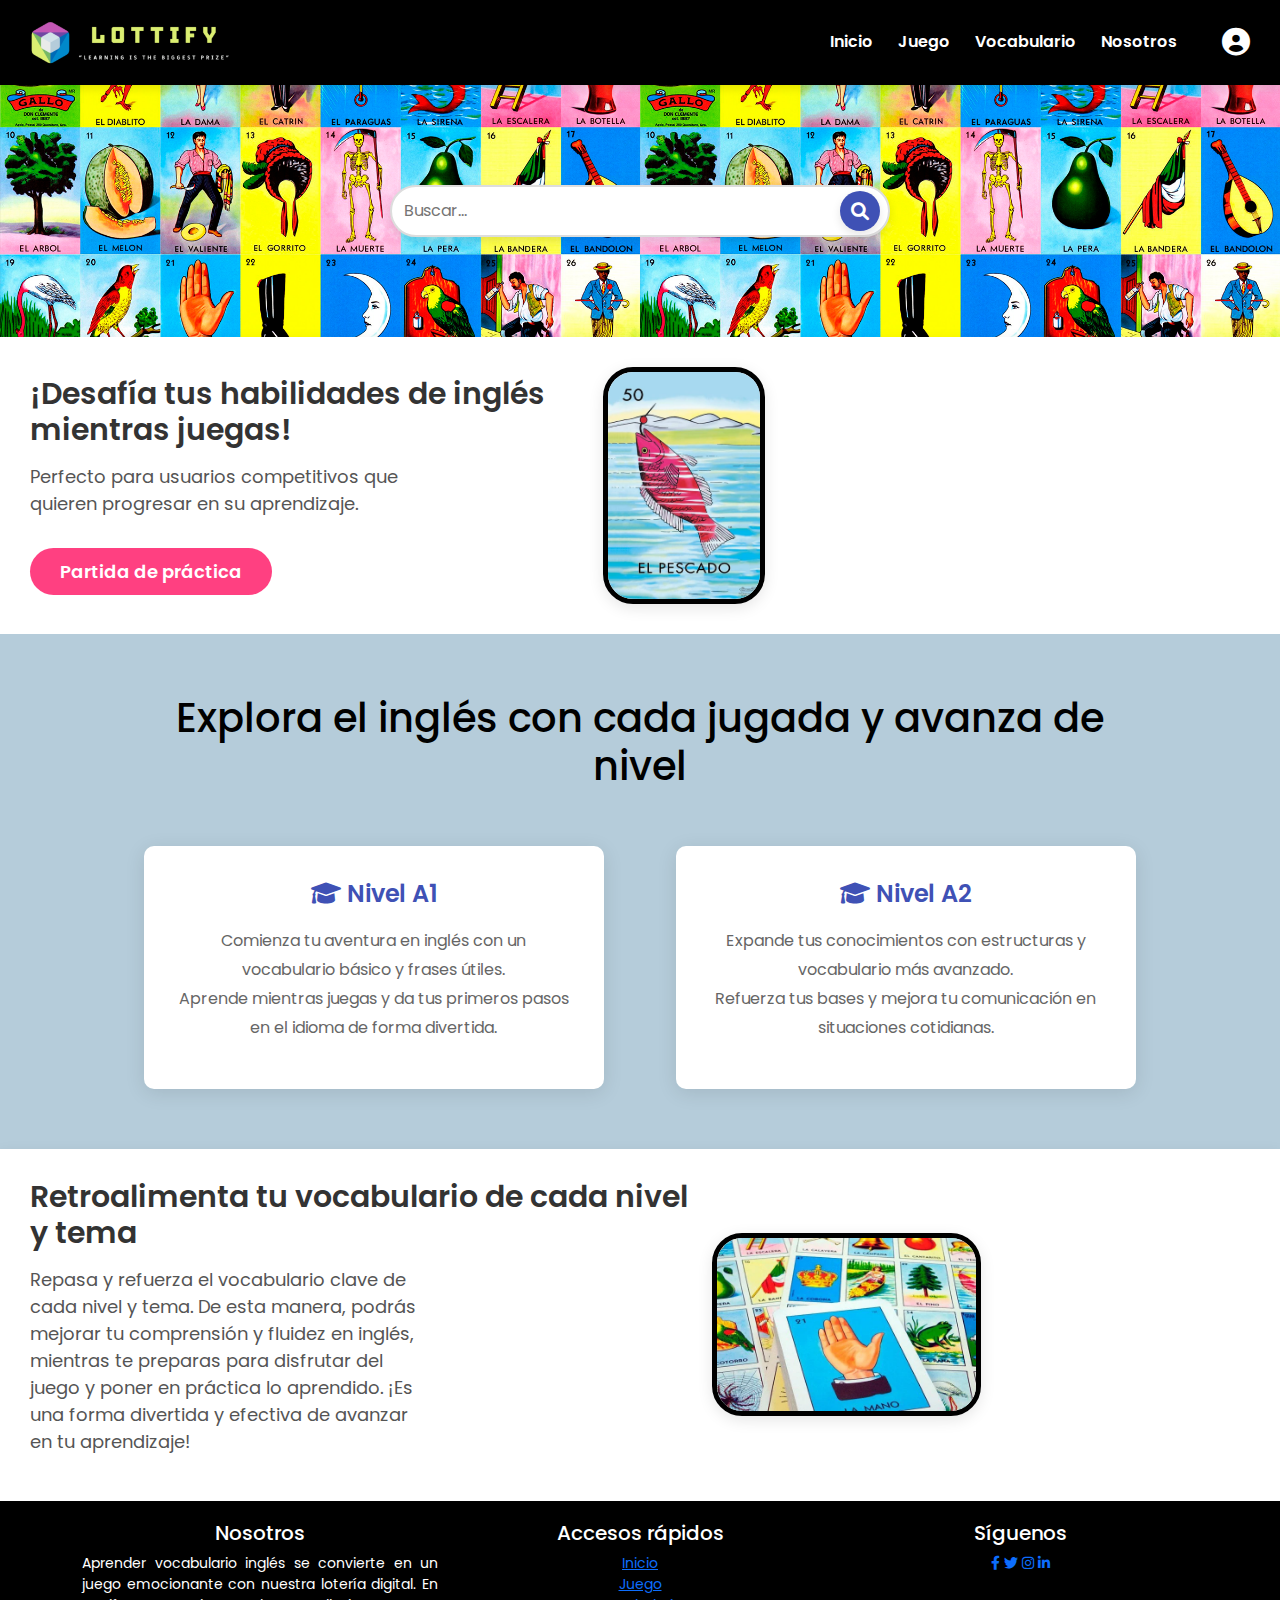
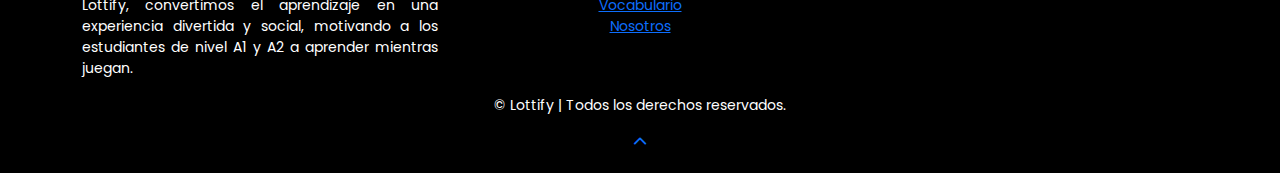
<file: index.html>
<!DOCTYPE html>
<html lang="es">

<head>
    <meta charset="UTF-8">
    <meta name="viewport" content="width=device-width, initial-scale=1.0">
    <title>Lottify - Inicio</title>
    <link rel="stylesheet" href="styles.css">
    <!-- Favicon -->
    <link rel="icon" href="/Icon/logo.svg" type="image/x-icon">
    <!-- Fuentes de Google -->
    <link href="https://cdnjs.cloudflare.com/ajax/libs/font-awesome/6.0.0-beta3/css/all.min.css" rel="stylesheet">

    <link href="https://fonts.googleapis.com/css2?family=Montserrat:wght@500;600&family=Poppins:wght@400;500&display=swap" rel="stylesheet">
    <link href="https://cdn.jsdelivr.net/npm/bootstrap@5.3.3/dist/css/bootstrap.min.css" rel="stylesheet" integrity="sha384-QWTKZyjpPEjISv5WaRU9OFeRpok6YctnYmDr5pNlyT2bRjXh0JMhjY6hW+ALEwIH" crossorigin="anonymous">
    <link rel="stylesheet" href="https://cdnjs.cloudflare.com/ajax/libs/font-awesome/6.6.0/css/all.min.css" integrity="sha512-Kc323vGBEqzTmouAECnVceyQqyqdsSiqLQISBL29aUW4U/M7pSPA/gEUZQqv1cwx4OnYxTxve5UMg5GT6L4JJg==" crossorigin="anonymous" referrerpolicy="no-referrer" />
    <!-- Animaciones -->
    <link href="https://cdnjs.cloudflare.com/ajax/libs/animate.css/4.1.1/animate.min.css" rel="stylesheet">
</head>

<body>
    <!-- Header -->
    <header>
        <!-- Logo -->
        <div class="logo">
            <img src="/Icon/Prubea.png" alt="Logo" width="200" height="50"> <!-- Ajusta las dimensiones para una mejor proporción -->
        </div>
    
        <!-- Contenedor del menú y los botones -->
        <nav>
            <!-- Menú hamburguesa -->
            <button class="menu-icon" id="menu-icon" aria-label="Abrir menú" aria-expanded="false">
                &#9776; <!-- Icono de hamburguesa -->
            </button>
    
            <!-- Menú de navegación -->
            <ul id="menu" class="menu" role="navigation">
                <li><a href="/index.html">Inicio</a></li>
                <li><a href="/juego/index.html">Juego</a></li>
                <li><a href="/vocabulario/index.html">Vocabulario</a></li>
                <li><a href="/nosotros/index.html">Nosotros</a></li>
            </ul>
    
            <!-- Icono de usuario que muestra las opciones de iniciar sesión o registrarse -->
            <div class="user-icon" id="user-icon" aria-label="Opciones de usuario">
                <i class="fa-solid fa-circle-user" style="color: #ffffff;"></i> <!-- Icono de usuario -->
            </div>
            
    
            <!-- Botones de autenticación -->
            <div class="auth-buttons" id="auth-buttons" aria-hidden="true">
                <button id="login-btn" aria-label="Iniciar sesión" onclick="window.location.href='/login/index.html'">Iniciar Sesión</button>
                <button id="register-btn" aria-label="Registrarse" onclick="window.location.href='/login/index.html'">Registrarse</button>
            </div>
        </nav>
    </header>

    <!-- Main Content -->
    <main>
        <!-- Barra de búsqueda -->
        <section class="barra_busqueda"> <!--animate__animated animate__fadeIn animate__delay-1s-->
            <form action="/desarrollo/index.html" method="get">
                <div class="input-container">
                    <input type="text" name="busqueda" placeholder="Buscar...">
                    <button type="submit">
                        <i class="fa-solid fa-magnifying-glass"></i> <!-- Ícono de lupa -->
                    </button>
                </div>
            </form>
        </section>
                        

        <!-- Sección de publicidad -->
        <section class="publicidad"> <!--animate__animated animate__fadeIn animate__delay-2s-->
            <div class="texto-publicidad">
                <h1>¡Desafía tus habilidades de inglés mientras juegas!</h1>
                <p>Perfecto para usuarios competitivos que quieren progresar en su aprendizaje.</p>
                <div class="boton-practica">
                    <button onclick="window.location.href='/desarrollo/index.html'">Partida de práctica</button>
                </div>
            </div>
            
            <div class="imagen-publicidad">
                <img src="/Icon/61cltxjZ7SL._AC_UF894,1000_QL80_.jpg" alt="Imagen promocional de partida">
            </div>
        </section>

        <!-- Sección de niveles -->
        <section class="info-niveles"> <!--animate__animated animate__fadeIn animate__delay-3s-->
            <div class="texto-niveles">
                <h1>Explora el inglés con cada jugada y avanza de nivel</h1><br><br>
            </div>

            <div class="niveles-container">
                <article class="nivel carta-left">
                    <div class="content">
                        <p class="titulo-A1">
                            <i class="fa-solid fa-graduation-cap" style="color: #3F51B5;"></i>
                            Nivel A1
                        </p>
                        <p class="texto-A1">
                            Comienza tu aventura en inglés con un vocabulario básico y frases útiles. <br>Aprende mientras juegas y da tus primeros pasos en el idioma de forma divertida.
                        </p>
                    </div>
                </article>
                <article class="nivel carta-right">
                    <div class="content2">
                        <p class="titulo-A1">
                            <i class="fa-solid fa-graduation-cap" style="color: #3F51B5;"></i>
                            Nivel A2
                        </p>
                        <p class="texto-A2">
                            Expande tus conocimientos con estructuras y vocabulario más avanzado. <br>Refuerza tus bases y mejora tu comunicación en situaciones cotidianas.
                        </p>
                    </div>
                </article>
            </div>
        </section>

        <!-- Sección de vocabulario -->
        <section class="vocabulario"> <!--animate__animated animate__fadeIn animate__delay-2s-->
            <div class="texto-vocabulario">
                <h1>Retroalimenta tu vocabulario de cada nivel y tema</h1>
                <p>Repasa y refuerza el vocabulario clave de cada nivel y tema. De esta manera, podrás mejorar tu comprensión y fluidez en inglés, mientras te preparas para disfrutar del juego y poner en práctica lo aprendido. ¡Es una forma divertida y efectiva de avanzar en tu aprendizaje!</p>
            </div>
            
            <div class="imagen-vocabulario">
                <img src="/Icon/lotería4.webp" alt="Imagen promocional de partida">
            </div>
        </section>
    </main>

    <!-- Footer -->
    <footer class="footer mt-auto">
        <div class="container">
            <div class="row">
                <div class="col-md-4 mb-4 mb-md-0">
                    <h5>Nosotros</h5>
                    <p align="justify">Aprender vocabulario inglés se convierte en un juego emocionante con nuestra lotería digital. En Lottify, convertimos el aprendizaje en una experiencia divertida y social, motivando a los estudiantes de nivel A1 y A2 a aprender mientras juegan.</p>
                </div>
                <div class="col-md-4 mb-4 mb-md-0">
                    <h5>Accesos rápidos</h5>
                    <ul class="list-unstyled footer-links">
                        <li><a href="/index.html">Inicio</a></li>
                        <li><a href="/juego/index.html">Juego</a></li>
                        <li><a href="/vocabulario/index.html">Vocabulario</a></li>
                        <li><a href="/nosotros/index.html">Nosotros</a></li>
                    </ul>
                </div>
                <div class="col-md-4">
                    <h5>Síguenos</h5>
                    <div class="social-icons">
                        <a href="#" class="social-icon"><i class="fab fa-facebook-f"></i></a>
                        <a href="#" class="social-icon"><i class="fab fa-twitter"></i></a>
                        <a href="#" class="social-icon"><i class="fab fa-instagram"></i></a>
                        <a href="#" class="social-icon"><i class="fab fa-linkedin-in"></i></a>
                    </div>
                </div>
            </div>
        </div>
        <div class="copyright">
            <div class="container">
                <div class="row">
                    <div class="col-md-12 text-center">
                        <p>&copy; <span id="year"></span> Lottify | Todos los derechos reservados.</p>
                    </div>
                </div>
            </div>
        </div>
        <a href="#" class="back-to-top"><i class="fas fa-chevron-up"></i></a>
    </footer>
    <script src="script.js"></script>
</body>

</html>
</file>
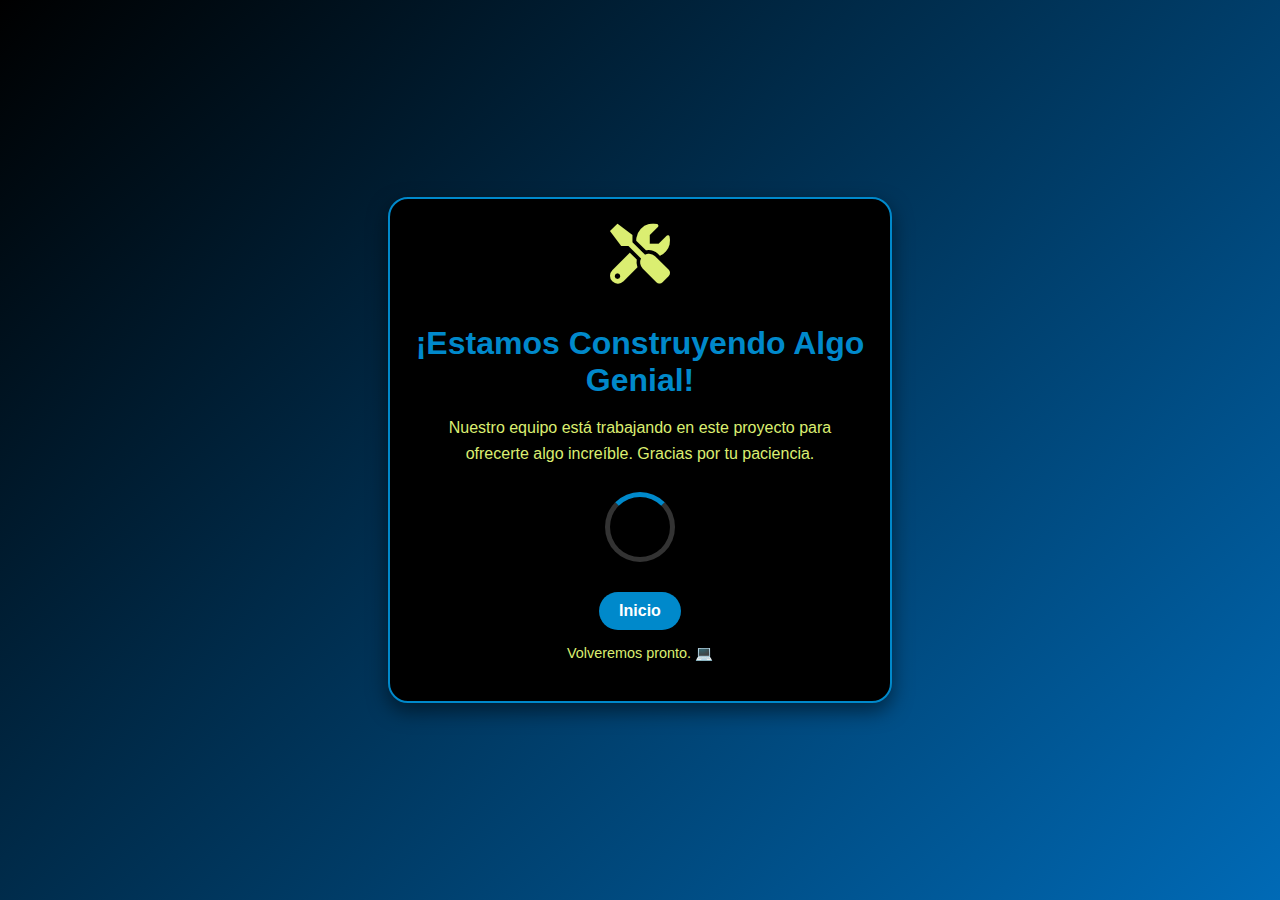
<file: desarrollo/index.html>
<!DOCTYPE html>
<html lang="es">
<head>
  <meta charset="UTF-8">
  <meta name="viewport" content="width=device-width, initial-scale=1.0">
  <link rel="stylesheet" href="styles.css">
  <link rel="stylesheet" href="https://cdnjs.cloudflare.com/ajax/libs/font-awesome/6.0.0-beta3/css/all.min.css">
  <title>Lottify - Proyecto en Desarrollo</title>
  <link rel="shortcut icon" href="/Icon/logo.svg" type="image/x-icon">
</head>
<body>
  <section class="development-section">
    <div class="content">
      <i class="fas fa-tools icon"></i>
      <h1 class="title">¡Estamos Construyendo Algo Genial!</h1>
      <p class="description">Nuestro equipo está trabajando en este proyecto para ofrecerte algo increíble. Gracias por tu paciencia.</p>
      <div class="spinner"></div>
      <a href="/index.html" class="inicio-button">Inicio</a>
      <p class="footer-text">Volveremos pronto. 💻</p>
    </div>
  </section>
</body>
</html>
</file>
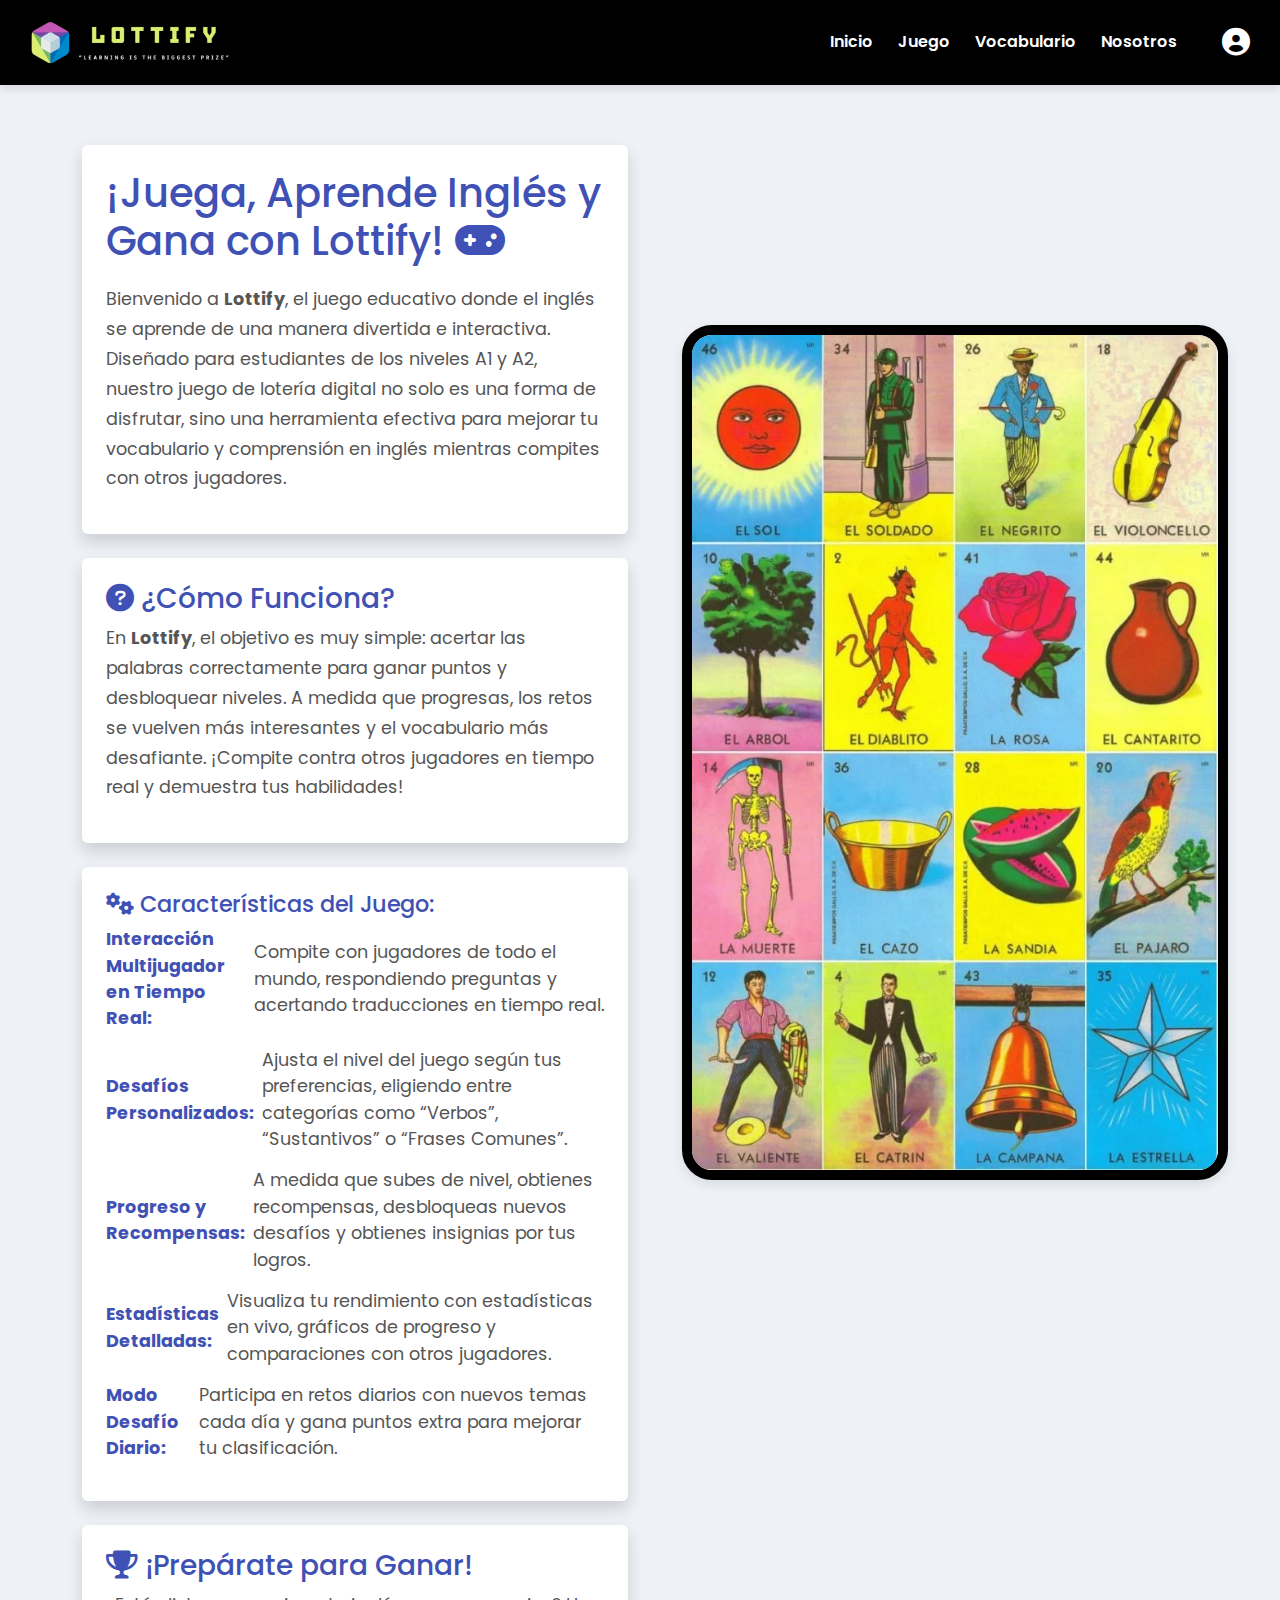
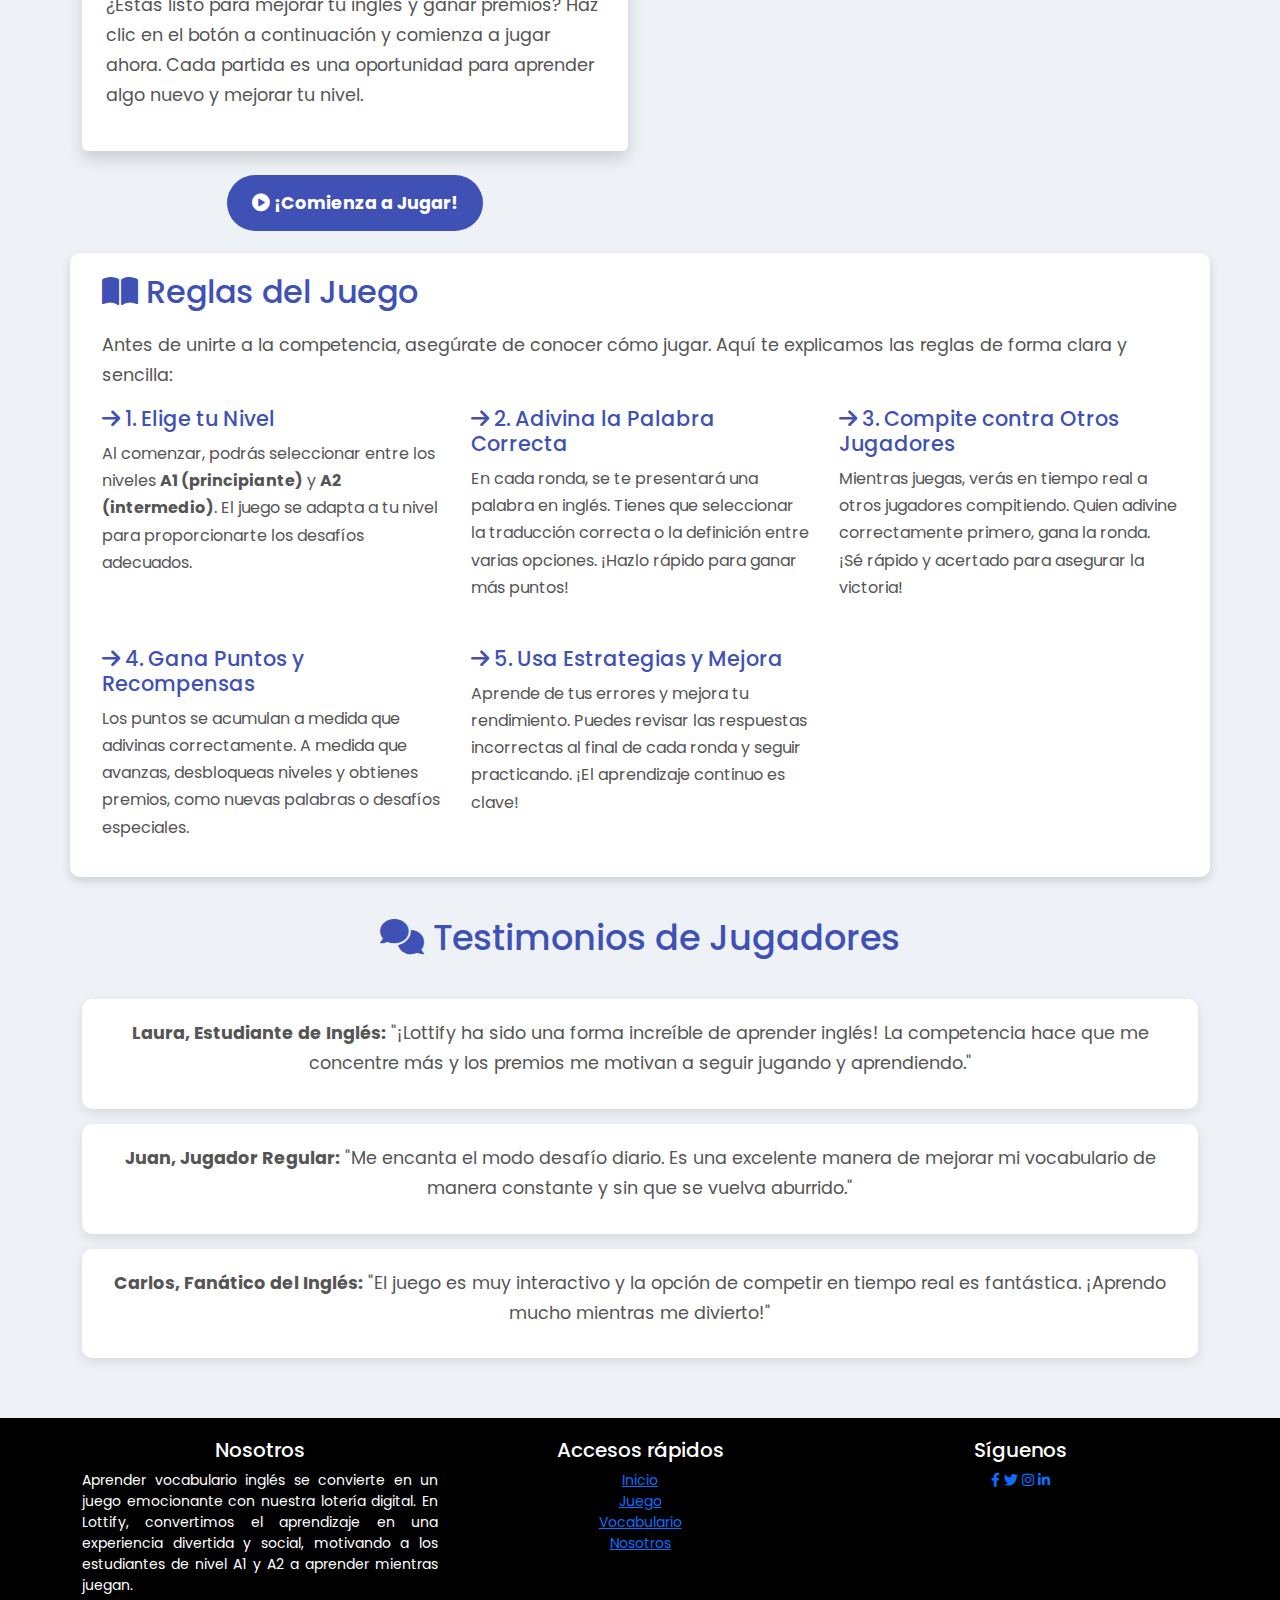
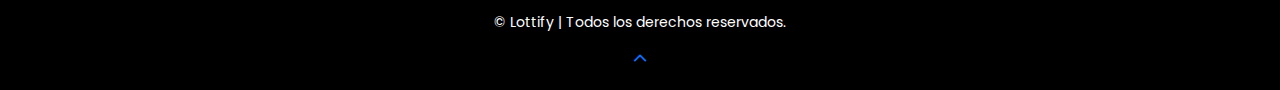
<file: juego/index.html>
<!DOCTYPE html>
<html lang="es">
<head>
    <meta charset="UTF-8">
    <meta name="viewport" content="width=device-width, initial-scale=1.0">
    <title>Lottify - Juego</title>
    <!-- Enlace a tu CSS personalizado -->
    <link rel="stylesheet" href="styles.css">
    <!-- Favicon -->
    <link rel="icon" href="/juego/Icon/logo.svg" type="image/x-icon">
    <!-- Enlace a Bootstrap (para diseño responsivo y estilos básicos) -->
    <link href="https://cdn.jsdelivr.net/npm/bootstrap@5.3.0-alpha1/dist/css/bootstrap.min.css" rel="stylesheet">
    <!-- Enlace a Font Awesome (para los iconos) -->
    <link href="https://cdnjs.cloudflare.com/ajax/libs/font-awesome/6.0.0-beta3/css/all.min.css" rel="stylesheet">
    <!-- Fuentes de Google -->
    <link href="https://cdnjs.cloudflare.com/ajax/libs/font-awesome/6.0.0-beta3/css/all.min.css" rel="stylesheet">
    <link href="https://fonts.googleapis.com/css2?family=Montserrat:wght@500;600&family=Poppins:wght@400;500&display=swap" rel="stylesheet">
    <link href="https://cdn.jsdelivr.net/npm/bootstrap@5.3.3/dist/css/bootstrap.min.css" rel="stylesheet" integrity="sha384-QWTKZyjpPEjISv5WaRU9OFeRpok6YctnYmDr5pNlyT2bRjXh0JMhjY6hW+ALEwIH" crossorigin="anonymous">
    <link rel="stylesheet" href="https://cdnjs.cloudflare.com/ajax/libs/font-awesome/6.6.0/css/all.min.css" integrity="sha512-Kc323vGBEqzTmouAECnVceyQqyqdsSiqLQISBL29aUW4U/M7pSPA/gEUZQqv1cwx4OnYxTxve5UMg5GT6L4JJg==" crossorigin="anonymous" referrerpolicy="no-referrer" />
</head>
<body>
    <!-- Header -->
    <header>
        <!-- Logo -->
        <div class="logo">
            <img src="/juego/Icon/Prubea.png" alt="Logo" width="200" height="50"> <!-- Ajusta las dimensiones para una mejor proporción -->
        </div>
    
        <!-- Contenedor del menú y los botones -->
        <nav>
            <!-- Menú hamburguesa -->
            <button class="menu-icon" id="menu-icon" aria-label="Abrir menú" aria-expanded="false">
                &#9776; <!-- Icono de hamburguesa -->
            </button>
    
            <!-- Menú de navegación -->
            <ul id="menu" class="menu" role="navigation">
                <li><a href="/index.html">Inicio</a></li>
                <li><a href="/juego/index.html">Juego</a></li>
                <li><a href="/vocabulario/index.html">Vocabulario</a></li>
                <li><a href="/nosotros/index.html">Nosotros</a></li>
            </ul>
    
            <!-- Icono de usuario que muestra las opciones de iniciar sesión o registrarse -->
            <div class="user-icon" id="user-icon" aria-label="Opciones de usuario">
                <i class="fa-solid fa-circle-user" style="color: #ffffff;"></i> <!-- Icono de usuario -->
            </div>
            
    
            <!-- Botones de autenticación -->
            <div class="auth-buttons" id="auth-buttons" aria-hidden="true">
                <button id="login-btn" aria-label="Iniciar sesión" onclick="window.location.href='/login/index.html'">Iniciar Sesión</button>
                <button id="register-btn" aria-label="Registrarse" onclick="window.location.href='/login/index.html'">Registrarse</button>
            </div>
        </nav>
    </header>

    <!-- Sección de Juego -->
    <section id="juego" class="juego">
        <div class="container">
            <div class="row">
                <!-- Información del Juego -->
                <div class="col-md-6 juego-info">
                    <div class="info-cuadro p-4 mb-4 rounded shadow">
                        <h2>¡Juega, Aprende Inglés y Gana con Lottify! <i class="fas fa-gamepad"></i></h2>
                        <p>Bienvenido a <strong>Lottify</strong>, el juego educativo donde el inglés se aprende de una manera divertida e interactiva. Diseñado para estudiantes de los niveles A1 y A2, nuestro juego de lotería digital no solo es una forma de disfrutar, sino una herramienta efectiva para mejorar tu vocabulario y comprensión en inglés mientras compites con otros jugadores.</p>
                    </div>

                    <div class="info-cuadro p-4 mb-4 rounded shadow">
                        <h3><i class="fas fa-question-circle"></i> ¿Cómo Funciona?</h3>
                        <p>En <strong>Lottify</strong>, el objetivo es muy simple: acertar las palabras correctamente para ganar puntos y desbloquear niveles. A medida que progresas, los retos se vuelven más interesantes y el vocabulario más desafiante. ¡Compite contra otros jugadores en tiempo real y demuestra tus habilidades!</p>
                    </div>

                    <div class="game-features info-cuadro p-4 mb-4 rounded shadow">
                        <h4><i class="fas fa-cogs"></i> Características del Juego:</h4>
                        <ul>
                            <li><strong>Interacción Multijugador en Tiempo Real:</strong> Compite con jugadores de todo el mundo, respondiendo preguntas y acertando traducciones en tiempo real.</li>
                            <li><strong>Desafíos Personalizados:</strong> Ajusta el nivel del juego según tus preferencias, eligiendo entre categorías como “Verbos”, “Sustantivos” o “Frases Comunes”.</li>
                            <li><strong>Progreso y Recompensas:</strong> A medida que subes de nivel, obtienes recompensas, desbloqueas nuevos desafíos y obtienes insignias por tus logros.</li>
                            <li><strong>Estadísticas Detalladas:</strong> Visualiza tu rendimiento con estadísticas en vivo, gráficos de progreso y comparaciones con otros jugadores.</li>
                            <li><strong>Modo Desafío Diario:</strong> Participa en retos diarios con nuevos temas cada día y gana puntos extra para mejorar tu clasificación.</li>
                        </ul>
                    </div>

                    <div class="info-cuadro p-4 mb-4 rounded shadow">
                        <h3><i class="fas fa-trophy"></i> ¡Prepárate para Ganar!</h3>
                        <p>¿Estás listo para mejorar tu inglés y ganar premios? Haz clic en el botón a continuación y comienza a jugar ahora. Cada partida es una oportunidad para aprender algo nuevo y mejorar tu nivel.</p>
                    </div>

                    <div class="boton-jugar text-center">
                        <button onclick="window.location.href='/desarrollo/index.html'" class="btn btn-primary"><i class="fas fa-play-circle"></i> ¡Comienza a Jugar!</button>
                    </div>
                </div>

                <!-- Imagen del Juego -->
                <div class="col-md-6 juego-imagen">
                    <img src="/juego/Icon/lotería-mexicana-645x1024.webp" alt="Imagen del juego de lotería" class="img-fluid">
                </div>
            </div>
            
            <!-- Sección de Reglas -->
            <div class="row reglas-juego">
                <div class="col-12">
                    <h3><i class="fas fa-book-open"></i> Reglas del Juego</h3>
                    <p>Antes de unirte a la competencia, asegúrate de conocer cómo jugar. Aquí te explicamos las reglas de forma clara y sencilla:</p>
                    <div class="reglas-container">
                        <div class="regla">
                            <h5><i class="fas fa-arrow-right"></i> 1. Elige tu Nivel</h5>
                            <p>Al comenzar, podrás seleccionar entre los niveles <strong>A1 (principiante)</strong> y <strong>A2 (intermedio)</strong>. El juego se adapta a tu nivel para proporcionarte los desafíos adecuados.</p>
                        </div>
                        <div class="regla">
                            <h5><i class="fas fa-arrow-right"></i> 2. Adivina la Palabra Correcta</h5>
                            <p>En cada ronda, se te presentará una palabra en inglés. Tienes que seleccionar la traducción correcta o la definición entre varias opciones. ¡Hazlo rápido para ganar más puntos!</p>
                        </div>
                        <div class="regla">
                            <h5><i class="fas fa-arrow-right"></i> 3. Compite contra Otros Jugadores</h5>
                            <p>Mientras juegas, verás en tiempo real a otros jugadores compitiendo. Quien adivine correctamente primero, gana la ronda. ¡Sé rápido y acertado para asegurar la victoria!</p>
                        </div>
                        <div class="regla">
                            <h5><i class="fas fa-arrow-right"></i> 4. Gana Puntos y Recompensas</h5>
                            <p>Los puntos se acumulan a medida que adivinas correctamente. A medida que avanzas, desbloqueas niveles y obtienes premios, como nuevas palabras o desafíos especiales.</p>
                        </div>
                        <div class="regla">
                            <h5><i class="fas fa-arrow-right"></i> 5. Usa Estrategias y Mejora</h5>
                            <p>Aprende de tus errores y mejora tu rendimiento. Puedes revisar las respuestas incorrectas al final de cada ronda y seguir practicando. ¡El aprendizaje continuo es clave!</p>
                        </div>
                    </div>
                </div>
            </div>
            
            <!-- Testimonios de Jugadores -->
            <div class="row testimonios">
                <div class="col-12">
                    <h3><i class="fas fa-comments"></i> Testimonios de Jugadores</h3>
                    <div class="testimonios-slider">
                        <div class="testimonio">
                            <p><strong>Laura, Estudiante de Inglés:</strong> "¡Lottify ha sido una forma increíble de aprender inglés! La competencia hace que me concentre más y los premios me motivan a seguir jugando y aprendiendo."</p>
                        </div>
                        <div class="testimonio">
                            <p><strong>Juan, Jugador Regular:</strong> "Me encanta el modo desafío diario. Es una excelente manera de mejorar mi vocabulario de manera constante y sin que se vuelva aburrido."</p>
                        </div>
                        <div class="testimonio">
                            <p><strong>Carlos, Fanático del Inglés:</strong> "El juego es muy interactivo y la opción de competir en tiempo real es fantástica. ¡Aprendo mucho mientras me divierto!"</p>
                        </div>
                    </div>
                </div>
            </div>
        </div>
    </section>

    <!-- Footer -->
    <footer class="footer mt-auto">
        <div class="container">
            <div class="row">
                <div class="col-md-4 mb-4 mb-md-0">
                    <h5>Nosotros</h5>
                    <p align="justify">Aprender vocabulario inglés se convierte en un juego emocionante con nuestra lotería digital. En Lottify, convertimos el aprendizaje en una experiencia divertida y social, motivando a los estudiantes de nivel A1 y A2 a aprender mientras juegan.</p>
                </div>
                <div class="col-md-4 mb-4 mb-md-0">
                    <h5>Accesos rápidos</h5>
                    <ul class="list-unstyled footer-links">
                        <li><a href="/index.html">Inicio</a></li>
                        <li><a href="/juego/index.html">Juego</a></li>
                        <li><a href="/vocabulario/index.html">Vocabulario</a></li>
                        <li><a href="/nosotros/index.html">Nosotros</a></li>
                    </ul>
                </div>
                <div class="col-md-4">
                    <h5>Síguenos</h5>
                    <div class="social-icons">
                        <a href="#" class="social-icon"><i class="fab fa-facebook-f"></i></a>
                        <a href="#" class="social-icon"><i class="fab fa-twitter"></i></a>
                        <a href="#" class="social-icon"><i class="fab fa-instagram"></i></a>
                        <a href="#" class="social-icon"><i class="fab fa-linkedin-in"></i></a>
                    </div>
                </div>
            </div>
        </div>
        <div class="copyright">
            <div class="container">
                <div class="row">
                    <div class="col-md-12 text-center">
                        <p>&copy; <span id="year"></span> Lottify | Todos los derechos reservados.</p>
                    </div>
                </div>
            </div>
        </div>
        <a href="#" class="back-to-top"><i class="fas fa-chevron-up"></i></a>
    </footer>
    <script src="script.js"></script>

    <!-- Enlaces a los Scripts de Bootstrap y jQuery -->
    <script src="https://cdn.jsdelivr.net/npm/bootstrap@5.3.0-alpha1/dist/js/bootstrap.bundle.min.js"></script>
</body>
</html>
</file>
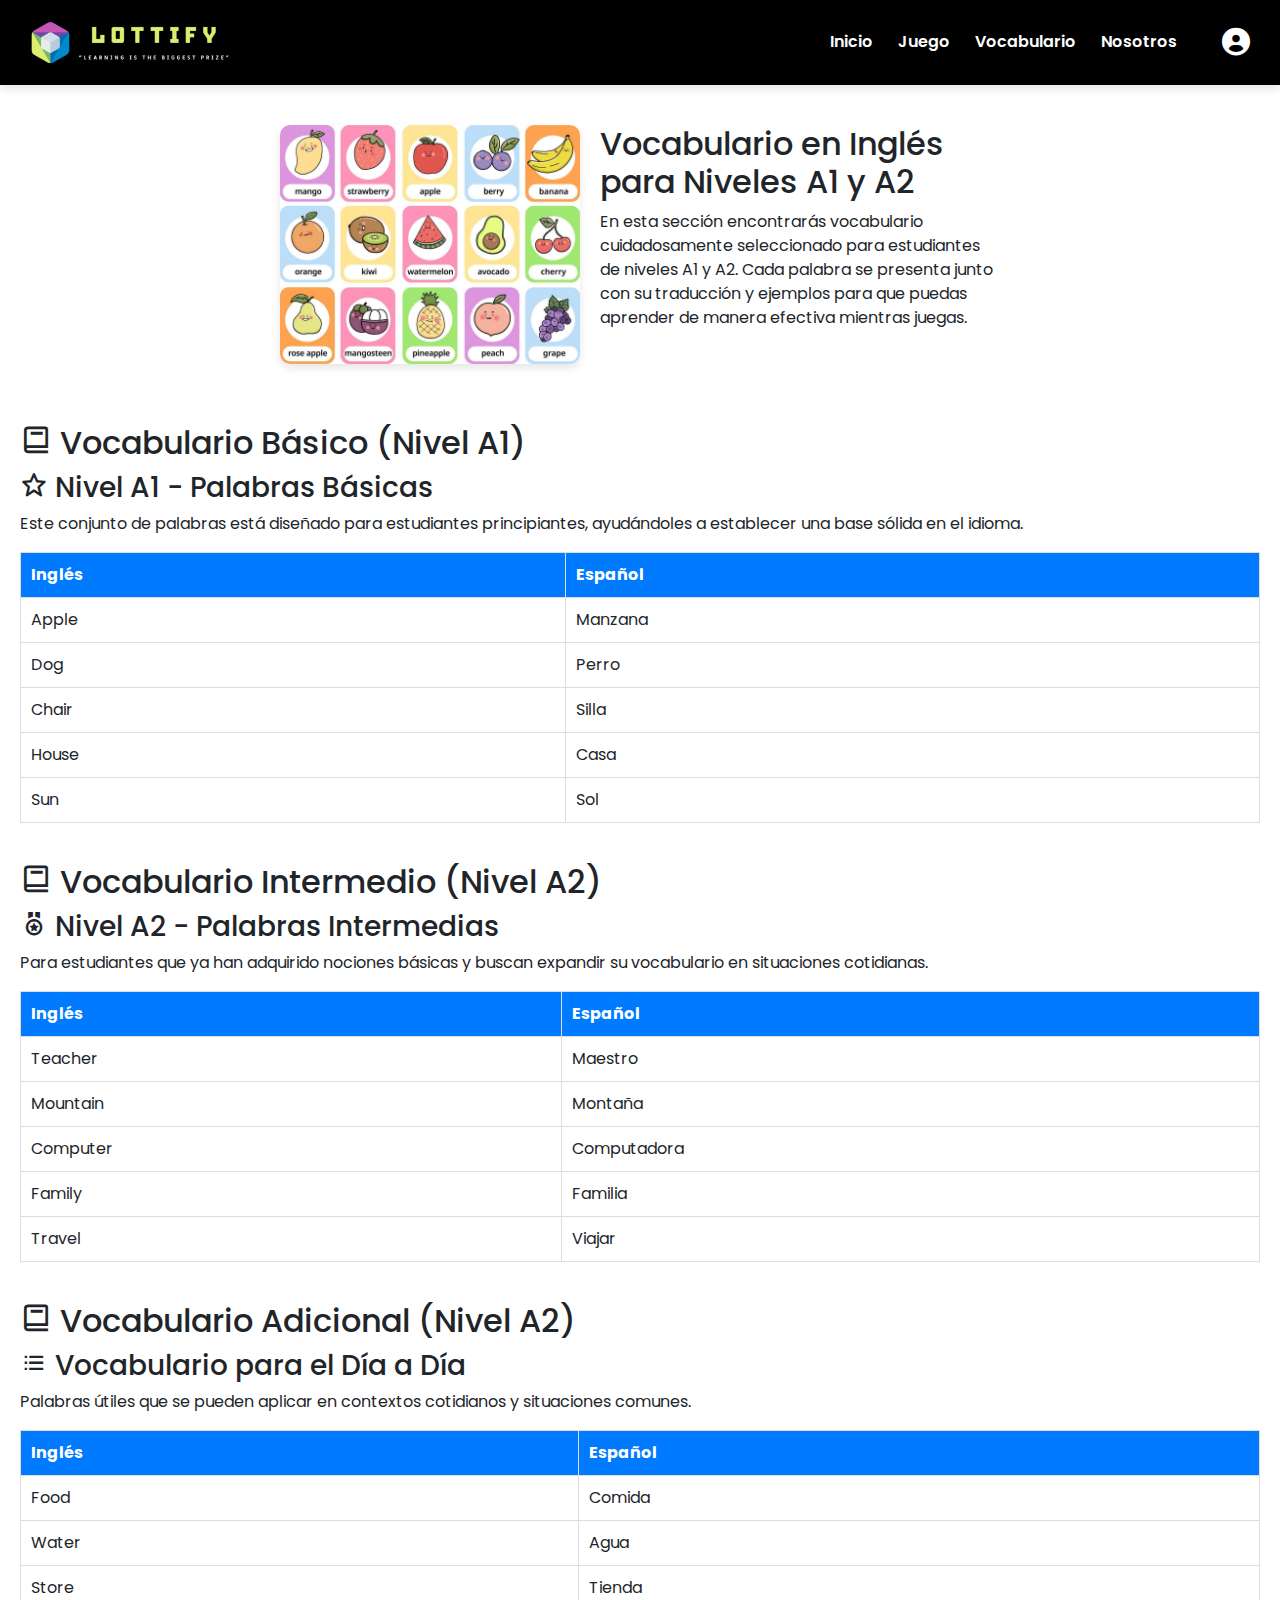
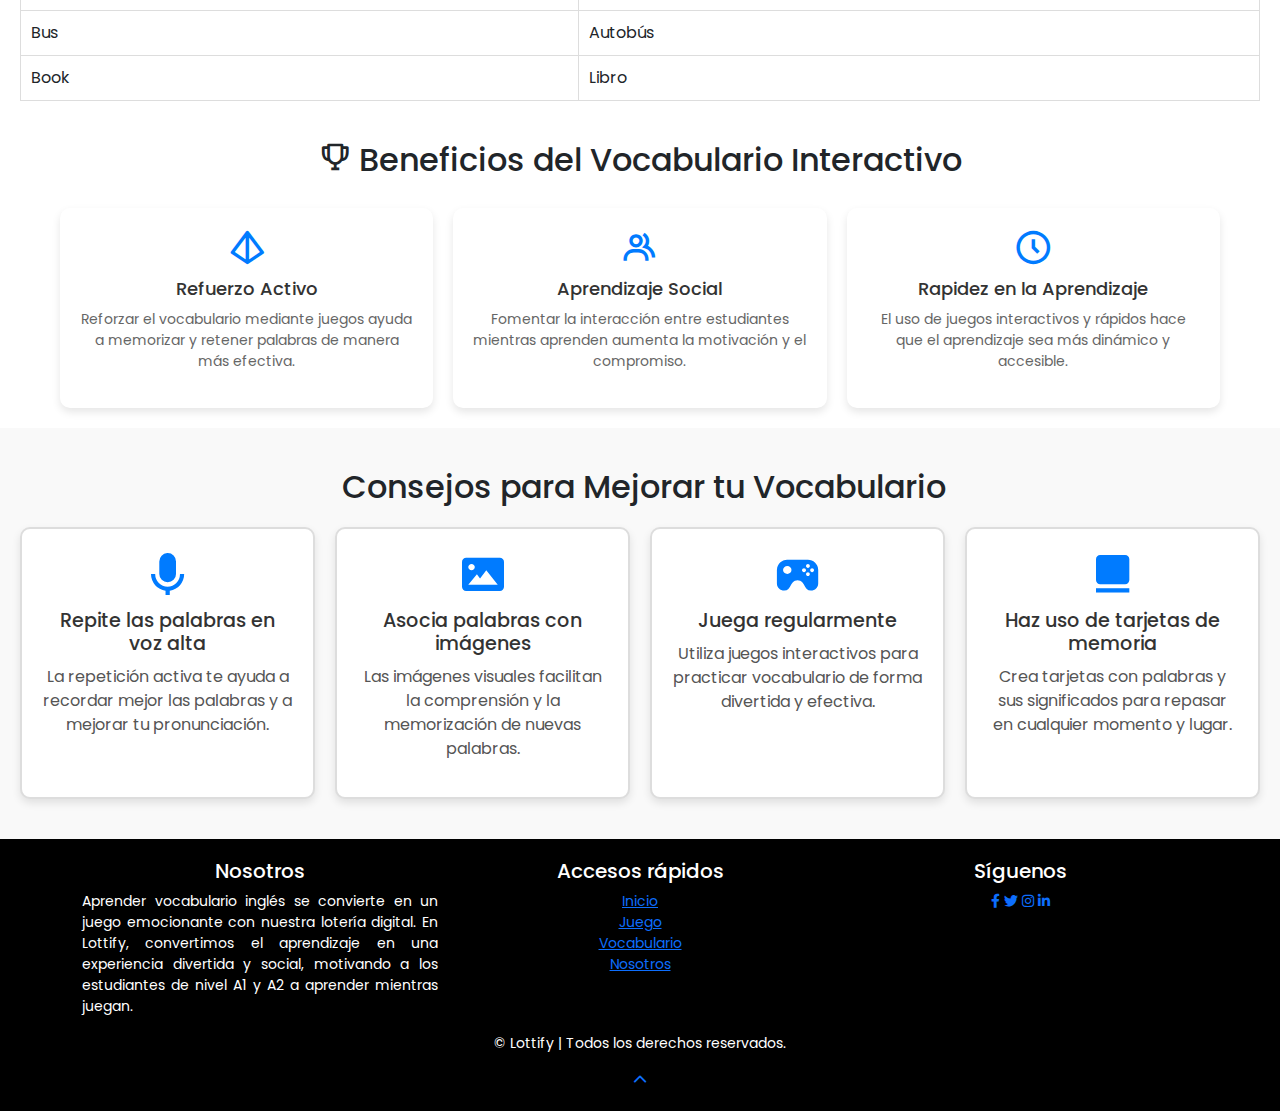
<file: vocabulario/index.html>
<!DOCTYPE html>
<html lang="es">
<head>
    <meta charset="UTF-8">
    <meta name="viewport" content="width=device-width, initial-scale=1.0">
    <title>Lottify - Vocabulario</title>
    <link rel="stylesheet" href="styles.css">
    <link href="https://cdn.jsdelivr.net/npm/boxicons@2.1.4/css/boxicons.min.css" rel="stylesheet">
    <!-- Favicon -->
    <link rel="icon" href="/vocabulario/Icon/logo.svg" type="image/x-icon">
    <!-- Enlace a Bootstrap (para diseño responsivo y estilos básicos) -->
    <link href="https://cdn.jsdelivr.net/npm/bootstrap@5.3.0-alpha1/dist/css/bootstrap.min.css" rel="stylesheet">
    <!-- Enlace a Font Awesome (para los iconos) -->
    <link href="https://cdnjs.cloudflare.com/ajax/libs/font-awesome/6.0.0-beta3/css/all.min.css" rel="stylesheet">
    <!-- Fuentes de Google -->
    <link href="https://cdnjs.cloudflare.com/ajax/libs/font-awesome/6.0.0-beta3/css/all.min.css" rel="stylesheet">
    <link href="https://fonts.googleapis.com/css2?family=Montserrat:wght@500;600&family=Poppins:wght@400;500&display=swap" rel="stylesheet">
    <link href="https://cdn.jsdelivr.net/npm/bootstrap@5.3.3/dist/css/bootstrap.min.css" rel="stylesheet" integrity="sha384-QWTKZyjpPEjISv5WaRU9OFeRpok6YctnYmDr5pNlyT2bRjXh0JMhjY6hW+ALEwIH" crossorigin="anonymous">
    <link rel="stylesheet" href="https://cdnjs.cloudflare.com/ajax/libs/font-awesome/6.6.0/css/all.min.css" integrity="sha512-Kc323vGBEqzTmouAECnVceyQqyqdsSiqLQISBL29aUW4U/M7pSPA/gEUZQqv1cwx4OnYxTxve5UMg5GT6L4JJg==" crossorigin="anonymous" referrerpolicy="no-referrer" />
<head>
<body>
    <!-- Header -->
    <header>
        <!-- Logo -->
        <div class="logo">
            <img src="/vocabulario/Icon/Prubea.png" alt="Logo" width="200" height="50"> <!-- Ajusta las dimensiones para una mejor proporción -->
        </div>
    
        <!-- Contenedor del menú y los botones -->
        <nav>
            <!-- Menú hamburguesa -->
            <button class="menu-icon" id="menu-icon" aria-label="Abrir menú" aria-expanded="false">
                &#9776; <!-- Icono de hamburguesa -->
            </button>
    
            <!-- Menú de navegación -->
            <ul id="menu" class="menu" role="navigation">
                <li><a href="/index.html">Inicio</a></li>
                <li><a href="/juego/index.html">Juego</a></li>
                <li><a href="/vocabulario/index.html">Vocabulario</a></li>
                <li><a href="/nosotros/index.html">Nosotros</a></li>
            </ul>
    
            <!-- Icono de usuario que muestra las opciones de iniciar sesión o registrarse -->
            <div class="user-icon" id="user-icon" aria-label="Opciones de usuario">
                <i class="fa-solid fa-circle-user" style="color: #ffffff;"></i> <!-- Icono de usuario -->
            </div>
            
    
            <!-- Botones de autenticación -->
            <div class="auth-buttons" id="auth-buttons" aria-hidden="true">
                <button id="login-btn" aria-label="Iniciar sesión" onclick="window.location.href='/login/index.html'">Iniciar Sesión</button>
                <button id="register-btn" aria-label="Registrarse" onclick="window.location.href='/login/index.html'">Registrarse</button>
            </div>
        </nav>
    </header>

    <!-- Sección de Introducción con Vocabulario -->
    <section class="introduccion">
        <div class="contenedor-intro">
            <img src="/vocabulario/Icon/vocabulario.jpg" alt="Juego educativo" class="imagen-intro">
            <div class="texto-intro">
                <h2>Vocabulario en Inglés para Niveles A1 y A2</h2>
                <p>En esta sección encontrarás vocabulario cuidadosamente seleccionado para estudiantes de niveles A1 y A2. Cada palabra se presenta junto con su traducción y ejemplos para que puedas aprender de manera efectiva mientras juegas.</p>
            </div>
        </div>
    </section>

    <!-- Sección de Vocabulario: A1 -->
    <section class="vocabulario">
        <h2 class="titulo-seccion"><i class="bx bx-book"></i> Vocabulario Básico (Nivel A1)</h2>
        <div class="contenedor">
            <!-- Nivel A1 -->
            <div class="nivel">
                <h3><i class='bx bx-star'></i> Nivel A1 - Palabras Básicas</h3>
                <p>Este conjunto de palabras está diseñado para estudiantes principiantes, ayudándoles a establecer una base sólida en el idioma.</p>
                <table class="tabla-vocabulario">
                    <thead>
                        <tr>
                            <th>Inglés</th>
                            <th>Español</th>
                        </tr>
                    </thead>
                    <tbody>
                        <tr><td>Apple</td><td>Manzana</td></tr>
                        <tr><td>Dog</td><td>Perro</td></tr>
                        <tr><td>Chair</td><td>Silla</td></tr>
                        <tr><td>House</td><td>Casa</td></tr>
                        <tr><td>Sun</td><td>Sol</td></tr>
                    </tbody>
                </table>
            </div>
        </div>
    </section>

    <!-- Sección de Vocabulario: A2 -->
    <section class="vocabulario">
        <h2 class="titulo-seccion"><i class="bx bx-book"></i> Vocabulario Intermedio (Nivel A2)</h2>
        <div class="contenedor">
            <!-- Nivel A2 -->
            <div class="nivel">
                <h3><i class='bx bx-medal'></i> Nivel A2 - Palabras Intermedias</h3>
                <p>Para estudiantes que ya han adquirido nociones básicas y buscan expandir su vocabulario en situaciones cotidianas.</p>
                <table class="tabla-vocabulario">
                    <thead>
                        <tr>
                            <th>Inglés</th>
                            <th>Español</th>
                        </tr>
                    </thead>
                    <tbody>
                        <tr><td>Teacher</td><td>Maestro</td></tr>
                        <tr><td>Mountain</td><td>Montaña</td></tr>
                        <tr><td>Computer</td><td>Computadora</td></tr>
                        <tr><td>Family</td><td>Familia</td></tr>
                        <tr><td>Travel</td><td>Viajar</td></tr>
                    </tbody>
                </table>
            </div>
        </div>
    </section>

    <!-- Sección de Vocabulario: A2 (Adicional) -->
    <section class="vocabulario">
        <h2 class="titulo-seccion"><i class="bx bx-book"></i> Vocabulario Adicional (Nivel A2)</h2>
        <div class="contenedor">
            <!-- Palabras de Uso Diario -->
            <div class="nivel">
                <h3><i class='bx bx-list-ul'></i> Vocabulario para el Día a Día</h3>
                <p>Palabras útiles que se pueden aplicar en contextos cotidianos y situaciones comunes.</p>
                <table class="tabla-vocabulario">
                    <thead>
                        <tr>
                            <th>Inglés</th>
                            <th>Español</th>
                        </tr>
                    </thead>
                    <tbody>
                        <tr><td>Food</td><td>Comida</td></tr>
                        <tr><td>Water</td><td>Agua</td></tr>
                        <tr><td>Store</td><td>Tienda</td></tr>
                        <tr><td>Bus</td><td>Autobús</td></tr>
                        <tr><td>Book</td><td>Libro</td></tr>
                    </tbody>
                </table>
            </div>
        </div>
    </section>

    <!-- Sección de Beneficios del Vocabulario Interactivo -->
    <section class="beneficios">
        <h2><i class="bx bx-trophy"></i> Beneficios del Vocabulario Interactivo</h2>
        <div class="contenedor-beneficios">
            <div class="beneficio">
                <i class="bx bx-pyramid"></i>
                <h3>Refuerzo Activo</h3>
                <p>Reforzar el vocabulario mediante juegos ayuda a memorizar y retener palabras de manera más efectiva.</p>
            </div>
            <div class="beneficio">
                <i class="bx bx-group"></i>
                <h3>Aprendizaje Social</h3>
                <p>Fomentar la interacción entre estudiantes mientras aprenden aumenta la motivación y el compromiso.</p>
            </div>
            <div class="beneficio">
                <i class="bx bx-time-five"></i>
                <h3>Rapidez en la Aprendizaje</h3>
                <p>El uso de juegos interactivos y rápidos hace que el aprendizaje sea más dinámico y accesible.</p>
            </div>
        </div>
    </section>

    <!-- Sección de Consejos para el Estudio -->
    <section class="consejos">
        <h2><i class="bx bx-lightbulb"></i> Consejos para Mejorar tu Vocabulario</h2>
        <div class="contenedor-consejos">
            <div class="consejo">
                <i class="bx bxs-microphone"></i>
                <h3>Repite las palabras en voz alta</h3>
                <p>La repetición activa te ayuda a recordar mejor las palabras y a mejorar tu pronunciación.</p>
            </div>
            <div class="consejo">
                <i class="bx bxs-image"></i>
                <h3>Asocia palabras con imágenes</h3>
                <p>Las imágenes visuales facilitan la comprensión y la memorización de nuevas palabras.</p>
            </div>
            <div class="consejo">
                <i class="bx bxs-joystick"></i>
                <h3>Juega regularmente</h3>
                <p>Utiliza juegos interactivos para practicar vocabulario de forma divertida y efectiva.</p>
            </div>
            <div class="consejo">
                <i class="bx bxs-card"></i>
                <h3>Haz uso de tarjetas de memoria</h3>
                <p>Crea tarjetas con palabras y sus significados para repasar en cualquier momento y lugar.</p>
            </div>
        </div>
    </section>
    
    <!-- Footer -->
    <footer class="footer mt-auto">
        <div class="container">
            <div class="row">
                <div class="col-md-4 mb-4 mb-md-0">
                    <h5>Nosotros</h5>
                    <p align="justify">Aprender vocabulario inglés se convierte en un juego emocionante con nuestra lotería digital. En Lottify, convertimos el aprendizaje en una experiencia divertida y social, motivando a los estudiantes de nivel A1 y A2 a aprender mientras juegan.</p>
                </div>
                <div class="col-md-4 mb-4 mb-md-0">
                    <h5>Accesos rápidos</h5>
                    <ul class="list-unstyled footer-links">
                        <li><a href="/index.html">Inicio</a></li>
                        <li><a href="/juego/index.html">Juego</a></li>
                        <li><a href="/vocabulario/index.html">Vocabulario</a></li>
                        <li><a href="/nosotros/index.html">Nosotros</a></li>
                    </ul>
                </div>
                <div class="col-md-4">
                    <h5>Síguenos</h5>
                    <div class="social-icons">
                        <a href="#" class="social-icon"><i class="fab fa-facebook-f"></i></a>
                        <a href="#" class="social-icon"><i class="fab fa-twitter"></i></a>
                        <a href="#" class="social-icon"><i class="fab fa-instagram"></i></a>
                        <a href="#" class="social-icon"><i class="fab fa-linkedin-in"></i></a>
                    </div>
                </div>
            </div>
        </div>
        <div class="copyright">
            <div class="container">
                <div class="row">
                    <div class="col-md-12 text-center">
                        <p>&copy; <span id="year"></span> Lottify | Todos los derechos reservados.</p>
                    </div>
                </div>
            </div>
        </div>
        <a href="#" class="back-to-top"><i class="fas fa-chevron-up"></i></a>
    </footer>
    <script src="scripts.js"></script>

</body>
</html>
</file>
<file: desarrollo/styles.css>
/* styles.css */
body {
    margin: 0;
    font-family: 'Arial', sans-serif;
    background: linear-gradient(135deg, #000000, #006ab6);
    color: #fff;
    display: flex;
    justify-content: center;
    align-items: center;
    height: 100vh;
  }
  
  .development-section {
    text-align: center;
    padding: 25px;
    background: #000000;
    border: 2px solid #0089cb;
    border-radius: 20px;
    box-shadow: 0 8px 20px rgba(0, 0, 0, 0.5);
    animation: fadeIn 1s ease-in-out;
    width: 90%;
    max-width: 450px;
  }
  
  .icon {
    font-size: 60px;
    color: #dbee71;
    margin-bottom: 20px;
    animation: bounce 2s infinite;
  }
  
  .title {
    font-size: 2rem;
    margin-bottom: 15px;
    font-weight: bold;
    color: #0089cb;
  }
  
  .description {
    font-size: 1rem;
    line-height: 1.6;
    margin-bottom: 25px;
    color: #dbee71;
  }
  
  .spinner {
    border: 5px solid rgba(255, 255, 255, 0.2);
    border-top: 5px solid #0089cb;
    border-radius: 50%;
    width: 60px;
    height: 60px;
    margin: 0 auto 20px auto;
    animation: spin 1s linear infinite;
  }
  
  .inicio-button {
    display: inline-block;
    margin-top: 10px;
    padding: 10px 20px;
    color: #fff;
    background: #0089cb;
    border: none;
    border-radius: 25px;
    text-decoration: none;
    font-size: 1rem;
    font-weight: bold;
    transition: all 0.3s ease-in-out;
  }
  
  .inicio-button:hover {
    background: #006ab6;
    transform: scale(1.1);
  }
  
  .footer-text {
    font-size: 0.9rem;
    color: #dbee71;
    margin-top: 15px;
  }
  
  /* Animations */
  @keyframes spin {
    0% {
      transform: rotate(0deg);
    }
    100% {
      transform: rotate(360deg);
    }
  }
  
  @keyframes bounce {
    0%, 100% {
      transform: translateY(0);
    }
    50% {
      transform: translateY(-10px);
    }
  }
  
  @keyframes fadeIn {
    from {
      opacity: 0;
      transform: translateY(-20px);
    }
    to {
      opacity: 1;
      transform: translateY(0);
    }
  }
  
  /* Responsiveness */
  @media (max-width: 480px) {
    .title {
      font-size: 1.6rem;
    }
  
    .description {
      font-size: 0.9rem;
    }
  
    .spinner {
      width: 50px;
      height: 50px;
    }
  
    .inicio-button {
      font-size: 0.9rem;
      padding: 8px 18px;
    }
  }
</file>
<file: juego/styles.css>
/* Estilos generales */
* {
    margin: 0;
    padding: 0;
    box-sizing: border-box;
    font-family: 'Poppins', sans-serif;
}

/* Estilos globales */
body {
    /*background-image: url(/Icon/sabías-que-lotería-mexicana.png);*/
    background-size: 50%; /* O usa 'cover' o un tamaño específico */
    color: #333;
    line-height: 1.6;
    font-size: 16px;
    margin: 0;
}


/* Header */
header {
    display: flex;  /* Utiliza Flexbox para el diseño del header */
    justify-content: space-between;  /* Coloca los elementos a ambos lados */
    align-items: center;  /* Centra los elementos verticalmente */
    padding: 15px 30px;  /* Añade relleno alrededor del contenido */
    background-color: black;  /* Establece un color de fondo oscuro */
    color: white;  /* Define el color del texto como blanco */
    box-shadow: 0 4px 8px rgba(0, 0, 0, 0.1);  /* Añade sombra sutil */
    position: relative;  /* Hace que el header tenga un posicionamiento relativo */
    z-index: 10;  /* Asegura que el header esté por encima de otros elementos */
}

/* Logo */
.logo img {
    max-width: 100%;  /* Hace que el logo no exceda el 100% de su contenedor */
    height: auto;  /* Mantiene la proporción del logo */
}

/* Menú y botones */
nav {
    display: flex;  /* Utiliza Flexbox para la navegación */
    align-items: center;  /* Centra verticalmente los elementos */
}

/* Menú de navegación - Versión de escritorio */
.menu {
    margin-top: 15px;
    list-style: none;  /* Elimina los puntos de lista */
    display: flex;  /* Utiliza Flexbox para distribuir los elementos horizontalmente */
    margin-left: 40px;  /* Añade margen a la izquierda */
    transition: opacity 0.3s ease, transform 0.3s ease;  /* Añade transición a la opacidad y transformación */
}

.menu li {
    margin-right: 25px;  /* Añade espacio entre los elementos del menú */
}

.menu li a {
    color: rgb(255, 255, 255);  /* Establece el color del texto en blanco */
    text-decoration: none;  /* Elimina el subrayado de los enlaces */
    font-size: 16px;  /* Establece el tamaño de la fuente */
    font-weight: 600;  /* Define el peso de la fuente */
    position: relative;  /* Posicionamiento relativo para los enlaces */
    transition: color 0.3s ease;  /* Añade una transición al color del texto */
}

.menu li a:hover {
    color: #FF66B2;  /* Cambia el color del texto cuando el usuario pasa el ratón sobre el enlace */
}

/* Estilos para los botones de sesión */
.auth-buttons {
    display: none;  /* Los botones de sesión están ocultos por defecto */
    flex-direction: column;  /* Organiza los botones verticalmente */
    align-items: center;  /* Centra los botones */
    gap: 22px;  /* Espacio entre los botones */
    position: absolute;  /* Posiciona los botones de manera absoluta */
    top: 100%;  /* Coloca los botones debajo del contenedor */
    left: 89%;  /* Ajusta la posición horizontal */
    width: 11%;  /* Define el ancho de los botones */
    background-color: white;  /* Establece un fondo blanco */
    padding: 10px;  /* Añade relleno alrededor de los botones */
    border-radius: 10px;  /* Redondea las esquinas */
    box-shadow: 0 4px 8px rgba(0, 0, 0, 0.2);  /* Añade sombra a los botones */
    z-index: 1;  /* Asegura que los botones estén por encima de otros elementos */
}

.auth-buttons button {
    background-color: #FF66B2;  /* Establece un fondo rosa para los botones */
    color: white;  /* Define el color del texto de los botones */
    border: none;  /* Elimina el borde */
    padding: 10px 18px;  /* Añade relleno interno a los botones */
    border-radius: 30px;  /* Hace que los botones tengan bordes redondeados */
    cursor: pointer;  /* Cambia el cursor cuando se pasa sobre el botón */
    font-weight: 600;  /* Define un peso de fuente más grueso */
    transition: background-color 0.3s ease, transform 0.2s ease;  /* Añade transiciones para el color de fondo y la transformación */
}

.auth-buttons button:hover {
    background-color: #73cc13;  /* Cambia el color de fondo a verde al pasar el ratón */
    transform: scale(1.05);  /* Aumenta ligeramente el tamaño del botón */
}

/* Clase 'show' que hace visibles los botones de autenticación */
.auth-buttons.show {
    display: flex !important;  /* Muestra los botones de sesión cuando tienen la clase 'show' */
}

/* Icono de usuario */
.user-icon {
    font-size: 28px;  /* Establece el tamaño del icono */
    cursor: pointer;  /* Cambia el cursor al pasar sobre el icono */
    margin-left: 20px;  /* Añade margen a la izquierda */
    z-index: 2;  /* Asegura que el icono esté por encima de otros elementos */
    margin-top: 1px;
}

/* Icono de hamburguesa */
.menu-icon {
    display: none;  /* Oculta el icono de hamburguesa por defecto */
    font-size: 30px;  /* Establece el tamaño del icono */
    cursor: pointer;  /* Cambia el cursor cuando se pasa sobre el icono */
    z-index: 2;  /* Asegura que el icono esté por encima de otros elementos */
    background: none;  /* Elimina el fondo del icono */
    border: none;  /* Elimina el borde */
    color: white;  /* Establece el color blanco */
    font-size: 30px;  /* Ajusta el tamaño del icono */
}

/* Estilos para móviles */
@media (max-width: 768px) {
    body {
        /*background-image: url(/Icon/sabías-que-lotería-mexicana.png);*/
        background-size: 100%; /* O usa 'cover' o un tamaño específico */
        color: #333;
        line-height: 1.6;
        font-size: 16px;
        margin: 0;
    }
    /* Menú oculto inicialmente */
    .menu {
        display: none;  /* Oculta el menú en pantallas pequeñas */
        position: absolute;  /* Posiciona el menú de forma absoluta */
        top: 80%;  /* Coloca el menú debajo del contenedor */
        left: 0;  /* Alinea el menú a la izquierda */
        background-color: #333;  /* Establece un fondo oscuro */
        width: 100%;  /* Hace que el menú ocupe todo el ancho */
        flex-direction: column;  /* Organiza los elementos del menú verticalmente */
        padding: 20px;  /* Añade relleno al menú */
        border-radius: 10px;  /* Redondea las esquinas */
        box-shadow: 0 4px 8px rgba(0, 0, 0, 0.3);  /* Añade sombra */
        opacity: 0;  /* Hace el menú invisible */
        transform: translateY(-30px);  /* Mueve el menú hacia arriba */
        pointer-events: none;  /* Desactiva la interacción con el menú */
        z-index: 5;  /* Asegura que el menú esté por encima de otros elementos */
    }

    .menu.active {
        display: flex;  /* Muestra el menú cuando tiene la clase 'active' */
        opacity: 1;  /* Hace el menú visible */
        transform: translateY(0);  /* Mueve el menú a su posición normal */
        pointer-events: all;  /* Permite interactuar con el menú */
    }

    /* Mostrar el icono de hamburguesa */
    .menu-icon {
        display: block;  /* Muestra el icono de hamburguesa */
    }

    /* Ajustes a los botones de sesión */
    .auth-buttons {
        display: none;  /* Oculta los botones de sesión */
        position: absolute;  /* Posiciona los botones de forma absoluta */
        top: 100%;  /* Coloca los botones debajo del contenedor */
        left: 50%;  /* Centra los botones horizontalmente */
        width: 50%;  /* Ajusta el ancho de los botones */
        flex-direction: column;  /* Organiza los botones verticalmente */
        padding: 13px;  /* Añade relleno */
        background-color: #fff;  /* Establece el fondo blanco */
        border-radius: 10px;  /* Redondea las esquinas */
        box-shadow: 0 4px 8px rgba(0, 0, 0, 0.3);  /* Añade sombra */
        z-index: 5;  /* Asegura que los botones estén por encima de otros elementos */
    }

    .auth-buttons.show {
        display: flex;  /* Muestra los botones cuando tienen la clase 'show' */
    }

    .user-icon {
        font-size: 25px;  /* Establece el tamaño del icono */
        cursor: pointer;  /* Cambia el cursor al pasar sobre el icono */
        margin-left: 20px;  /* Añade margen a la izquierda */
        z-index: 2;  /* Asegura que el icono esté por encima de otros elementos */
        margin-top: 1px;
    }
}



/* Sección de Juego */
.juego {
    padding: 60px 0;
    background-color: #eef2f7;
}

.juego h2 {
    font-size: 2.5rem;
    color: #3F51B5;
    margin-bottom: 20px;
}

.juego p {
    font-size: 1.1rem;
    line-height: 1.7;
    color: #555;
}

.game-features h4 {
    font-size: 1.4rem;
    color: #3F51B5;
}

.game-features ul {
    list-style: none;
    padding: 0;
}

.game-features ul li {
    font-size: 1.1rem;
    color: #555;
    margin-bottom: 15px;
    display: flex;
    align-items: center;
}

.game-features ul li strong {
    color: #3F51B5;
    margin-right: 8px;
}

.boton-jugar button {
    font-size: 1.1rem;
    font-weight: bold;
    padding: 15px 25px;
    border-radius: 50px;
    background-color: #3F51B5;
    color: white;
    border: none;
    transition: background-color 0.3s ease;
    margin-bottom: 22px;
}

.boton-jugar button:hover {
    background-color: #283593;
}

/* Estilos para la imagen del juego */
.juego-imagen img {
    max-width: 100%;
    border-radius: 30px;
    box-shadow: 0 4px 12px rgba(0, 0, 0, 0.1);
    margin-left: 30px; /* Mueve la imagen 20px a la derecha */
    margin-top: 180px; /* Mueve la imagen 10px hacia abajo */
    border: 10px solid black
}


/* Cuadros de texto */
.info-cuadro {
    background-color: #fff;
    border-radius: 10px;
    box-shadow: 0 4px 10px rgba(0, 0, 0, 0.1);
}

.info-cuadro h3, .info-cuadro h4 {
    color: #3F51B5;
}

.info-cuadro ul li {
    font-size: 1.1rem;
    color: #555;
}

/* Reglas del Juego */
.reglas-juego {
    margin-top: 60px;
    padding: 20px;
    background-color: #fff;
    border-radius: 10px;
    box-shadow: 0 4px 10px rgba(0, 0, 0, 0.15);
}

.reglas-juego h3 {
    font-size: 2rem;
    color: #3F51B5;
    margin-bottom: 20px;
}

.reglas-container {
    display: grid;
    grid-template-columns: repeat(auto-fit, minmax(300px, 1fr));
    gap: 30px;
}

.regla h5 {
    font-size: 1.3rem;
    color: #3F51B5;
}

.regla p {
    font-size: 1rem;
    color: #555;
}

/* Testimonios */
.testimonios {
    margin-top: 60px;
    text-align: center;
}

.testimonios h3 {
    font-size: 2.2rem;
    color: #3F51B5;
    margin-top: 40px;
    margin-bottom: 40px;
}

.testimonios-slider .testimonio {
    font-size: 1.1rem;
    color: #333;
    padding: 20px;
    border-radius: 10px;
    background-color: #fff;
    box-shadow: 0 4px 12px rgba(0, 0, 0, 0.1);
    transition: transform 0.3s ease;
    margin-top: 15px;
}

.testimonios-slider .testimonio:hover {
    transform: scale(1.05);
}

.testimonios-slider .testimonio p {
    margin-bottom: 10px;
}

/* Footer */
footer {
    background-color: black;
    color: white;
    text-align: center;
    padding: 20px;
    font-size: 14px;
    margin-top: 50px;
}

/* Media Queries para Responsividad */
@media screen and (max-width: 768px) {
    .juego h2 {
        font-size: 2rem;
        text-align: center;
    }

    .juego p, .game-features ul li, .regla p {
        font-size: 1rem;
        text-align: center;
    }

    .boton-jugar button {
        width: 100%;
        font-size: 1.2rem;
        padding: 18px;
    }

    .reglas-container {
        grid-template-columns: 1fr;
    }

    .testimonios-slider {
        flex-direction: column;
        align-items: center;
    }
    /* Estilos para la imagen del juego */
    .juego-imagen img {
        max-width: 100%;
        border-radius: 30px;
        box-shadow: 0 4px 12px rgba(0, 0, 0, 0.1);
        margin-left: 0px; /* Mueve la imagen 20px a la derecha */
        margin-top: 25px; /* Mueve la imagen 10px hacia abajo */
        border: 5px solid black
    }
}

@media screen and (max-width: 480px) {
    .juego h2 {
        font-size: 1.8rem;
    }

    .juego p {
        font-size: 1rem;
    }

    .game-features h4 {
        font-size: 1.2rem;
    }

    .testimonios-slider .testimonio {
        font-size: 1rem;
    }
    /* Estilos para la imagen del juego */
    .juego-imagen img {
        max-width: 100%;
        border-radius: 30px;
        box-shadow: 0 4px 12px rgba(0, 0, 0, 0.1);
        margin-top: 0px; /* Mueve la imagen 10px hacia abajo */
        margin-bottom: 22px;
        border: 5px solid black
    }
}
</file>
<file: vocabulario/styles.css>
/* Estilos generales */
* {
    margin: 0;
    padding: 0;
    box-sizing: border-box;
    font-family: 'Poppins', sans-serif;
}

/* Estilos globales */
body {
    /*background-image: url(/Icon/sabías-que-lotería-mexicana.png);*/
    background-size: 50%; /* O usa 'cover' o un tamaño específico */
    color: #333;
    line-height: 1.6;
    font-size: 16px;
    margin: 0;
}


/* Header */
header {
    display: flex;  /* Utiliza Flexbox para el diseño del header */
    justify-content: space-between;  /* Coloca los elementos a ambos lados */
    align-items: center;  /* Centra los elementos verticalmente */
    padding: 15px 30px;  /* Añade relleno alrededor del contenido */
    background-color: black;  /* Establece un color de fondo oscuro */
    color: white;  /* Define el color del texto como blanco */
    box-shadow: 0 4px 8px rgba(0, 0, 0, 0.1);  /* Añade sombra sutil */
    position: relative;  /* Hace que el header tenga un posicionamiento relativo */
    z-index: 10;  /* Asegura que el header esté por encima de otros elementos */
}

/* Logo */
.logo img {
    max-width: 100%;  /* Hace que el logo no exceda el 100% de su contenedor */
    height: auto;  /* Mantiene la proporción del logo */
}

/* Menú y botones */
nav {
    display: flex;  /* Utiliza Flexbox para la navegación */
    align-items: center;  /* Centra verticalmente los elementos */
}

/* Menú de navegación - Versión de escritorio */
.menu {
    margin-top: 15px;
    list-style: none;  /* Elimina los puntos de lista */
    display: flex;  /* Utiliza Flexbox para distribuir los elementos horizontalmente */
    margin-left: 40px;  /* Añade margen a la izquierda */
    transition: opacity 0.3s ease, transform 0.3s ease;  /* Añade transición a la opacidad y transformación */
}

.menu li {
    margin-right: 25px;  /* Añade espacio entre los elementos del menú */
}

.menu li a {
    color: rgb(255, 255, 255);  /* Establece el color del texto en blanco */
    text-decoration: none;  /* Elimina el subrayado de los enlaces */
    font-size: 16px;  /* Establece el tamaño de la fuente */
    font-weight: 600;  /* Define el peso de la fuente */
    position: relative;  /* Posicionamiento relativo para los enlaces */
    transition: color 0.3s ease;  /* Añade una transición al color del texto */
}

.menu li a:hover {
    color: #FF66B2;  /* Cambia el color del texto cuando el usuario pasa el ratón sobre el enlace */
}

/* Estilos para los botones de sesión */
.auth-buttons {
    display: none;  /* Los botones de sesión están ocultos por defecto */
    flex-direction: column;  /* Organiza los botones verticalmente */
    align-items: center;  /* Centra los botones */
    gap: 22px;  /* Espacio entre los botones */
    position: absolute;  /* Posiciona los botones de manera absoluta */
    top: 100%;  /* Coloca los botones debajo del contenedor */
    left: 89%;  /* Ajusta la posición horizontal */
    width: 11%;  /* Define el ancho de los botones */
    background-color: white;  /* Establece un fondo blanco */
    padding: 10px;  /* Añade relleno alrededor de los botones */
    border-radius: 10px;  /* Redondea las esquinas */
    box-shadow: 0 4px 8px rgba(0, 0, 0, 0.2);  /* Añade sombra a los botones */
    z-index: 1;  /* Asegura que los botones estén por encima de otros elementos */
}

.auth-buttons button {
    background-color: #FF66B2;  /* Establece un fondo rosa para los botones */
    color: white;  /* Define el color del texto de los botones */
    border: none;  /* Elimina el borde */
    padding: 10px 18px;  /* Añade relleno interno a los botones */
    border-radius: 30px;  /* Hace que los botones tengan bordes redondeados */
    cursor: pointer;  /* Cambia el cursor cuando se pasa sobre el botón */
    font-weight: 600;  /* Define un peso de fuente más grueso */
    transition: background-color 0.3s ease, transform 0.2s ease;  /* Añade transiciones para el color de fondo y la transformación */
}

.auth-buttons button:hover {
    background-color: #73cc13;  /* Cambia el color de fondo a verde al pasar el ratón */
    transform: scale(1.05);  /* Aumenta ligeramente el tamaño del botón */
}

/* Clase 'show' que hace visibles los botones de autenticación */
.auth-buttons.show {
    display: flex !important;  /* Muestra los botones de sesión cuando tienen la clase 'show' */
}

/* Icono de usuario */
.user-icon {
    font-size: 28px;  /* Establece el tamaño del icono */
    cursor: pointer;  /* Cambia el cursor al pasar sobre el icono */
    margin-left: 20px;  /* Añade margen a la izquierda */
    z-index: 2;  /* Asegura que el icono esté por encima de otros elementos */
    margin-top: 1px;
}

/* Icono de hamburguesa */
.menu-icon {
    display: none;  /* Oculta el icono de hamburguesa por defecto */
    font-size: 30px;  /* Establece el tamaño del icono */
    cursor: pointer;  /* Cambia el cursor cuando se pasa sobre el icono */
    z-index: 2;  /* Asegura que el icono esté por encima de otros elementos */
    background: none;  /* Elimina el fondo del icono */
    border: none;  /* Elimina el borde */
    color: white;  /* Establece el color blanco */
    font-size: 30px;  /* Ajusta el tamaño del icono */
}

/* Estilos para móviles */
@media (max-width: 768px) {
    body {
        /*background-image: url(/Icon/sabías-que-lotería-mexicana.png);*/
        background-size: 100%; /* O usa 'cover' o un tamaño específico */
        color: #333;
        line-height: 1.6;
        font-size: 16px;
        margin: 0;
    }
    /* Menú oculto inicialmente */
    .menu {
        display: none;  /* Oculta el menú en pantallas pequeñas */
        position: absolute;  /* Posiciona el menú de forma absoluta */
        top: 80%;  /* Coloca el menú debajo del contenedor */
        left: 0;  /* Alinea el menú a la izquierda */
        background-color: #333;  /* Establece un fondo oscuro */
        width: 100%;  /* Hace que el menú ocupe todo el ancho */
        flex-direction: column;  /* Organiza los elementos del menú verticalmente */
        padding: 20px;  /* Añade relleno al menú */
        border-radius: 10px;  /* Redondea las esquinas */
        box-shadow: 0 4px 8px rgba(0, 0, 0, 0.3);  /* Añade sombra */
        opacity: 0;  /* Hace el menú invisible */
        transform: translateY(-30px);  /* Mueve el menú hacia arriba */
        pointer-events: none;  /* Desactiva la interacción con el menú */
        z-index: 5;  /* Asegura que el menú esté por encima de otros elementos */
    }

    .menu.active {
        display: flex;  /* Muestra el menú cuando tiene la clase 'active' */
        opacity: 1;  /* Hace el menú visible */
        transform: translateY(0);  /* Mueve el menú a su posición normal */
        pointer-events: all;  /* Permite interactuar con el menú */
    }

    /* Mostrar el icono de hamburguesa */
    .menu-icon {
        display: block;  /* Muestra el icono de hamburguesa */
    }

    /* Ajustes a los botones de sesión */
    .auth-buttons {
        display: none;  /* Oculta los botones de sesión */
        position: absolute;  /* Posiciona los botones de forma absoluta */
        top: 100%;  /* Coloca los botones debajo del contenedor */
        left: 50%;  /* Centra los botones horizontalmente */
        width: 50%;  /* Ajusta el ancho de los botones */
        flex-direction: column;  /* Organiza los botones verticalmente */
        padding: 13px;  /* Añade relleno */
        background-color: #fff;  /* Establece el fondo blanco */
        border-radius: 10px;  /* Redondea las esquinas */
        box-shadow: 0 4px 8px rgba(0, 0, 0, 0.3);  /* Añade sombra */
        z-index: 5;  /* Asegura que los botones estén por encima de otros elementos */
    }

    .auth-buttons.show {
        display: flex;  /* Muestra los botones cuando tienen la clase 'show' */
    }

    .user-icon {
        font-size: 25px;  /* Establece el tamaño del icono */
        cursor: pointer;  /* Cambia el cursor al pasar sobre el icono */
        margin-left: 20px;  /* Añade margen a la izquierda */
        z-index: 2;  /* Asegura que el icono esté por encima de otros elementos */
        margin-top: 1px;
    }
}

/* Introducción */
.introduccion {
    display: flex;
    align-items: center;
    justify-content: center;
    padding: 40px 20px;
    background-color: #fff;
}

.contenedor-intro {
    display: flex;
    gap: 20px;
    flex-wrap: wrap;
}

.imagen-intro {
    display: block; /* Cambia el comportamiento a bloque para aplicar auto margin */
    margin: 0 auto; /* Centra la imagen horizontalmente */
    width: 100%;
    max-width: 300px;
    border-radius: 10px;
    box-shadow: 0 4px 8px rgba(0, 0, 0, 0.1);
}

@media (max-width: 768px) {
    .imagen-intro {
        margin: 20px auto; /* Espaciado adicional en pantallas pequeñas */
    }
}


.texto-intro {
    max-width: 400px;
}

/* Vocabulario */
.vocabulario {
    padding: 20px;
}

.tabla-vocabulario {
    width: 100%;
    border-collapse: collapse;
    margin-top: 10px;
}

.tabla-vocabulario th, .tabla-vocabulario td {
    border: 1px solid #ddd;
    padding: 10px;
    text-align: left;
}

.tabla-vocabulario th {
    background-color: #007bff;
    color: #fff;
}

/* Beneficios */
.beneficios {
    display: flex;
    flex-wrap: wrap; /* Permite que los elementos se ajusten en pantallas pequeñas */
    gap: 20px; /* Espaciado entre las tarjetas */
    justify-content: center; /* Alineación central para todas las pantallas */
    padding: 20px;
    margin: 0 auto; /* Centra el contenido */
    max-width: 1200px; /* Limita el ancho en pantallas grandes */
    box-sizing: border-box;
}

.contenedor-beneficios {
    display: flex;
    justify-content: space-between;
    flex-wrap: wrap; /* Ajuste automático en pantallas pequeñas */
    gap: 20px; /* Espaciado uniforme entre columnas */
    margin: 0 auto;
    width: 100%;
}

.beneficio {
    flex: 1 1 calc(33.333% - 20px); /* Tres columnas en pantallas grandes */
    box-shadow: 0 4px 8px rgba(0, 0, 0, 0.1);
    border-radius: 10px;
    background-color: #ffffff; /* Fondo blanco */
    padding: 20px;
    text-align: center; /* Centra el contenido */
    transition: transform 0.3s ease, box-shadow 0.3s ease;
    box-sizing: border-box; /* Incluye paddings en los cálculos de ancho */
    min-width: 280px; /* Evita que las tarjetas sean demasiado pequeñas */
}

.beneficio:hover {
    transform: translateY(-10px); /* Efecto de elevación al pasar el ratón */
    box-shadow: 0 8px 16px rgba(0, 0, 0, 0.2);
}

.beneficio i {
    font-size: 40px;
    margin-bottom: 10px;
    color: #007bff;
}

.beneficio h3 {
    font-size: 18px;
    color: #333;
    margin-bottom: 10px;
}

.beneficio p {
    font-size: 14px;
    color: #666;
}

/* Estilo responsivo */
@media (max-width: 1200px) {
    .beneficio {
        flex: 1 1 calc(50% - 20px); /* Dos columnas en pantallas medianas */
    }
}

@media (max-width: 768px) {
    .beneficio {
        flex: 1 1 calc(100% - 20px); /* Una columna en pantallas pequeñas */
    }
}

/* Ajustes específicos para pantallas extra pequeñas */
@media (max-width: 480px) {
    .beneficio {
        padding: 15px; /* Reduce el padding */
    }

    .beneficio i {
        font-size: 30px; /* Iconos más pequeños */
    }

    .beneficio h3 {
        font-size: 16px; /* Títulos más compactos */
    }

    .beneficio p {
        font-size: 12px; /* Texto más compacto */
    }
}


/* Sección Consejos */
.consejos {
    padding: 40px 20px;
    background-color: #f9f9f9;
    text-align: center;
}

.contenedor-consejos {
    display: grid;
    grid-template-columns: repeat(auto-fit, minmax(250px, 1fr));
    gap: 20px;
    margin-top: 20px;
}

.consejo {
    background-color: #fff;
    border: 2px solid #ddd;
    border-radius: 10px;
    padding: 20px;
    box-shadow: 0 4px 8px rgba(0, 0, 0, 0.1);
    transition: transform 0.3s, box-shadow 0.3s;
}

.consejo:hover {
    transform: translateY(-5px);
    box-shadow: 0 6px 12px rgba(0, 0, 0, 0.2);
}

.consejo i {
    font-size: 50px;
    color: #007bff;
    margin-bottom: 10px;
}

.consejo h3 {
    font-size: 1.2em;
    margin-bottom: 10px;
    color: #333;
}

.consejo p {
    font-size: 1em;
    color: #555;
}

/* Footer */
footer {
    background-color: black;
    color: white;
    text-align: center;
    padding: 20px;
    font-size: 14px;
    margin-top: 50px;
}
</file>
<file: styles.css>
/* Reset general */
* {
    margin: 0;
    padding: 0;
    box-sizing: border-box;
    font-family: 'Poppins', sans-serif;
}

/* Estilos globales */
body {
    background-image: url(/Icon/sabías-que-lotería-mexicana.png);
    background-size: 50%; /* O usa 'cover' o un tamaño específico */
    color: #333;
    line-height: 1.6;
    font-size: 16px;
    margin: 0;
}

/* Header */
header {
    display: flex;  /* Utiliza Flexbox para el diseño del header */
    justify-content: space-between;  /* Coloca los elementos a ambos lados */
    align-items: center;  /* Centra los elementos verticalmente */
    padding: 15px 30px;  /* Añade relleno alrededor del contenido */
    background-color: black;  /* Establece un color de fondo oscuro */
    color: white;  /* Define el color del texto como blanco */
    box-shadow: 0 4px 8px rgba(0, 0, 0, 0.1);  /* Añade sombra sutil */
    position: relative;  /* Hace que el header tenga un posicionamiento relativo */
    z-index: 10;  /* Asegura que el header esté por encima de otros elementos */
}

/* Logo */
.logo img {
    max-width: 100%;  /* Hace que el logo no exceda el 100% de su contenedor */
    height: auto;  /* Mantiene la proporción del logo */
}

/* Menú y botones */
nav {
    display: flex;  /* Utiliza Flexbox para la navegación */
    align-items: center;  /* Centra verticalmente los elementos */
}

/* Menú de navegación - Versión de escritorio */
.menu {
    margin-top: 15px;
    list-style: none;  /* Elimina los puntos de lista */
    display: flex;  /* Utiliza Flexbox para distribuir los elementos horizontalmente */
    margin-left: 40px;  /* Añade margen a la izquierda */
    transition: opacity 0.3s ease, transform 0.3s ease;  /* Añade transición a la opacidad y transformación */
}

.menu li {
    margin-right: 25px;  /* Añade espacio entre los elementos del menú */
}

.menu li a {
    color: rgb(255, 255, 255);  /* Establece el color del texto en blanco */
    text-decoration: none;  /* Elimina el subrayado de los enlaces */
    font-size: 16px;  /* Establece el tamaño de la fuente */
    font-weight: 600;  /* Define el peso de la fuente */
    position: relative;  /* Posicionamiento relativo para los enlaces */
    transition: color 0.3s ease;  /* Añade una transición al color del texto */
}

.menu li a:hover {
    color: #FF66B2;  /* Cambia el color del texto cuando el usuario pasa el ratón sobre el enlace */
}

/* Estilos para los botones de sesión */
.auth-buttons {
    display: none;  /* Los botones de sesión están ocultos por defecto */
    flex-direction: column;  /* Organiza los botones verticalmente */
    align-items: center;  /* Centra los botones */
    gap: 22px;  /* Espacio entre los botones */
    position: absolute;  /* Posiciona los botones de manera absoluta */
    top: 100%;  /* Coloca los botones debajo del contenedor */
    left: 89%;  /* Ajusta la posición horizontal */
    width: 11%;  /* Define el ancho de los botones */
    background-color: white;  /* Establece un fondo blanco */
    padding: 10px;  /* Añade relleno alrededor de los botones */
    border-radius: 10px;  /* Redondea las esquinas */
    box-shadow: 0 4px 8px rgba(0, 0, 0, 0.2);  /* Añade sombra a los botones */
    z-index: 1;  /* Asegura que los botones estén por encima de otros elementos */
}

.auth-buttons button {
    background-color: #FF66B2;  /* Establece un fondo rosa para los botones */
    color: white;  /* Define el color del texto de los botones */
    border: none;  /* Elimina el borde */
    padding: 10px 18px;  /* Añade relleno interno a los botones */
    border-radius: 30px;  /* Hace que los botones tengan bordes redondeados */
    cursor: pointer;  /* Cambia el cursor cuando se pasa sobre el botón */
    font-weight: 600;  /* Define un peso de fuente más grueso */
    transition: background-color 0.3s ease, transform 0.2s ease;  /* Añade transiciones para el color de fondo y la transformación */
}

.auth-buttons button:hover {
    background-color: #73cc13;  /* Cambia el color de fondo a verde al pasar el ratón */
    transform: scale(1.05);  /* Aumenta ligeramente el tamaño del botón */
}

/* Clase 'show' que hace visibles los botones de autenticación */
.auth-buttons.show {
    display: flex !important;  /* Muestra los botones de sesión cuando tienen la clase 'show' */
}

/* Icono de usuario */
.user-icon {
    font-size: 28px;  /* Establece el tamaño del icono */
    cursor: pointer;  /* Cambia el cursor al pasar sobre el icono */
    margin-left: 20px;  /* Añade margen a la izquierda */
    z-index: 2;  /* Asegura que el icono esté por encima de otros elementos */
    margin-top: 1px;
}

/* Icono de hamburguesa */
.menu-icon {
    display: none;  /* Oculta el icono de hamburguesa por defecto */
    font-size: 30px;  /* Establece el tamaño del icono */
    cursor: pointer;  /* Cambia el cursor cuando se pasa sobre el icono */
    z-index: 2;  /* Asegura que el icono esté por encima de otros elementos */
    background: none;  /* Elimina el fondo del icono */
    border: none;  /* Elimina el borde */
    color: white;  /* Establece el color blanco */
    font-size: 30px;  /* Ajusta el tamaño del icono */
}

/* Estilos para móviles */
@media (max-width: 768px) {
    body {
        background-image: url(/Icon/sabías-que-lotería-mexicana.png);
        background-size: 100%; /* O usa 'cover' o un tamaño específico */
        color: #333;
        line-height: 1.6;
        font-size: 16px;
        margin: 0;
    }
    .boton-practica button {
        margin-bottom: 25px;
    }
    /* Menú oculto inicialmente */
    .menu {
        display: none;  /* Oculta el menú en pantallas pequeñas */
        position: absolute;  /* Posiciona el menú de forma absoluta */
        top: 80%;  /* Coloca el menú debajo del contenedor */
        left: 0;  /* Alinea el menú a la izquierda */
        background-color: #333;  /* Establece un fondo oscuro */
        width: 100%;  /* Hace que el menú ocupe todo el ancho */
        flex-direction: column;  /* Organiza los elementos del menú verticalmente */
        padding: 20px;  /* Añade relleno al menú */
        border-radius: 10px;  /* Redondea las esquinas */
        box-shadow: 0 4px 8px rgba(0, 0, 0, 0.3);  /* Añade sombra */
        opacity: 0;  /* Hace el menú invisible */
        transform: translateY(-30px);  /* Mueve el menú hacia arriba */
        pointer-events: none;  /* Desactiva la interacción con el menú */
        z-index: 5;  /* Asegura que el menú esté por encima de otros elementos */
    }

    .menu.active {
        display: flex;  /* Muestra el menú cuando tiene la clase 'active' */
        opacity: 1;  /* Hace el menú visible */
        transform: translateY(0);  /* Mueve el menú a su posición normal */
        pointer-events: all;  /* Permite interactuar con el menú */
    }

    /* Mostrar el icono de hamburguesa */
    .menu-icon {
        display: block;  /* Muestra el icono de hamburguesa */
    }

    /* Ajustes a los botones de sesión */
    .auth-buttons {
        display: none;  /* Oculta los botones de sesión */
        position: absolute;  /* Posiciona los botones de forma absoluta */
        top: 100%;  /* Coloca los botones debajo del contenedor */
        left: 50%;  /* Centra los botones horizontalmente */
        width: 50%;  /* Ajusta el ancho de los botones */
        flex-direction: column;  /* Organiza los botones verticalmente */
        padding: 13px;  /* Añade relleno */
        background-color: #fff;  /* Establece el fondo blanco */
        border-radius: 10px;  /* Redondea las esquinas */
        box-shadow: 0 4px 8px rgba(0, 0, 0, 0.3);  /* Añade sombra */
        z-index: 5;  /* Asegura que los botones estén por encima de otros elementos */
    }

    .auth-buttons.show {
        display: flex;  /* Muestra los botones cuando tienen la clase 'show' */
    }

    .user-icon {
        font-size: 25px;  /* Establece el tamaño del icono */
        cursor: pointer;  /* Cambia el cursor al pasar sobre el icono */
        margin-left: 20px;  /* Añade margen a la izquierda */
        z-index: 2;  /* Asegura que el icono esté por encima de otros elementos */
        margin-top: 1px;
    }
}

/* Enlaces */
a {
    text-decoration: none;
    color: inherit;
}

/* Barra de búsqueda */
.barra_busqueda {
    text-align: center;
    margin: 100px 0;
}

.input-container {
    position: relative;
    width: 80%;
    max-width: 500px;
    margin: 0 auto;
    display: flex;
    align-items: center; /* Centra el contenido verticalmente */
}

.barra_busqueda input {
    padding: 12px;
    width: 100%;
    border-radius: 50px;
    border: 2px solid #ddd;
    font-size: 16px;
    box-shadow: 0 4px 10px rgba(0, 0, 0, 0.1);
    padding-right: 50px;  /* Espacio para el botón */
}

.barra_busqueda button {
    position: absolute;
    right: 10px; /* Espacio del borde derecho */
    top: 50%;
    transform: translateY(-50%); /* Centrado vertical */
    width: 40px; /* Tamaño del botón */
    height: 40px; /* Tamaño del botón */
    background-color: #3F51B5;
    color: white;
    border: none;
    border-radius: 50%; /* Hacer el botón circular */
    cursor: pointer;
    display: flex;
    align-items: center;
    justify-content: center;
    box-shadow: 0 4px 10px rgba(0, 0, 0, 0.1);
    transition: background-color 0.3s ease, transform 0.3s ease;
}

.barra_busqueda button:hover {
    background-color: #ff4081;
}

.barra_busqueda i {
    font-size: 18px; /* Tamaño del ícono */
}

/* Publicidad */
.publicidad {
    display: flex;
    justify-content: space-between;
    align-items: center;
    padding: 30px;
    background-color: #fff;
    box-shadow: 0 6px 15px rgba(0, 0, 0, 0.1);
}

.texto-publicidad h1 {
    font-size: 30px;
    color: #333;
    font-weight: 600;
    margin-bottom: 15px;
    max-width: 600px;
}

.texto-publicidad p {
    font-size: 18px;
    color: #555;
    max-width: 400px;
}

.boton-practica button {
    padding: 10px 30px;
    background-color: #ff4081;
    color: white;
    border: none;
    font-size: 18px;
    font-weight: 600;
    border-radius: 50px;
    cursor: pointer;
    margin-top: 15px;
    transition: background-color 0.3s ease, transform 0.3s ease;
}

.boton-practica button:hover {
    background-color: #3F51B5;
    transform: scale(1.05);
}

.imagen-publicidad img {
    max-width: 25%;
    border-radius: 30px;
    box-shadow: 0 4px 15px rgba(0, 0, 0, 0.1);
    border: 5px solid black;
}

.imagen-vocabulario img {
    max-width: 50%;
    border-radius: 30px;
    box-shadow: 0 4px 15px rgba(0, 0, 0, 0.1);
    border: 5px solid black;
}

/* Niveles */
.texto-niveles {
    color: black;
}

.info-niveles {
    text-align: center;
    padding: 60px 10%;
    background-color: #B5CCDA;
}

.info-niveles h2 {
    font-size: 32px;
    margin-bottom: 30px;
    color: #3F51B5;
    font-weight: 600;
}

.niveles-container {
    display: flex;
    justify-content: space-around;
    gap: 40px;
}

.nivel {
    background-color: #fff;
    padding: 30px;
    border-radius: 10px;
    box-shadow: 0 4px 20px rgba(0, 0, 0, 0.1);
    width: 45%;
    transition: transform 0.3s ease;
}

.nivel:hover {
    transform: translateY(-10px);
}

.titulo-A1, .titulo-A2 {
    font-size: 24px;
    font-weight: 600;
    color: #3F51B5;
    margin-bottom: 15px;
}

.texto-A1, .texto-A2 {
    font-size: 16px;
    color: #666;
    line-height: 1.8;
}

/* Vocabulario */
.vocabulario {
    display: flex;
    justify-content: space-between;
    align-items: center;
    padding: 30px;
    background-color: #fff;
    box-shadow: 0 6px 15px rgba(0, 0, 0, 0.1);
}

.texto-vocabulario h1 {
    font-size: 30px;
    color: #333;
    font-weight: 600;
    margin-bottom: 15px;
}

.texto-vocabulario p {
    font-size: 18px;
    color: #555;
    max-width: 400px;
}


/* Footer */
footer {
    background-color: black;
    color: white;
    text-align: center;
    padding: 20px;
    font-size: 14px;
    margin-top: 50px;
}

.contenedor-principal{
    display: flex;
    justify-content: space-between;
    align-items: flex-start;
    padding: 15px;
    font-size: 14px;
}

.contactanos{
    text-align: center;
    flex: 1;
}

.seccionContacto{
    text-align: center;
}

.empresa, .correo, .direccion{
    font-style: normal;
}


/* Sidebar */
.sidebar{
    align-items: center;
    position: relative;
    flex: 1;
    
}
.sidebar h3 {
    color: #3F51B5;
}

.sidebar ul {
    list-style-type: none;
    padding: 0;
}


.sidebar ul li a {
    font-size: 16px;
    color: #555;
}

.sidebar ul li a:hover {
    color: #3F51B5;
}


/* Animaciones */
@keyframes fadeIn {
    0% {
        opacity: 0;
        transform: translateY(30px);
    }
    100% {
        opacity: 1;
        transform: translateY(0);
    }
}

/* Responsividad */
@media (max-width: 450px) {
    .barra_busqueda input {
        width: 100%;
    }

    .publicidad {
        flex-direction: column;
        padding: 20px;
        text-align: center;
    }

    .texto-publicidad h1 {
        font-size: 24px;
    }

    .texto-publicidad p {
        font-size: 16px;
        max-width: 90%;
    }

    .imagen-publicidad img {
        max-width: 50%;
        margin: 10px;
    }

    .niveles-container {
        flex-direction: column;
        align-items: center;
    }

    .nivel {
        width: 100%;
        margin-bottom: 30px;
    }
    .vocabulario {
        flex-direction: column;
        padding: 20px;
        text-align: center;
    }

    .texto-vocabulario h1 {
        font-size: 24px;
    }

    .texto-vocabulario p {
        font-size: 16px;
        max-width: 90%;
    }

    .imagen-vocabulario img {
        max-width: 80%;
        margin-top: 10px;
    }
}
</file>
